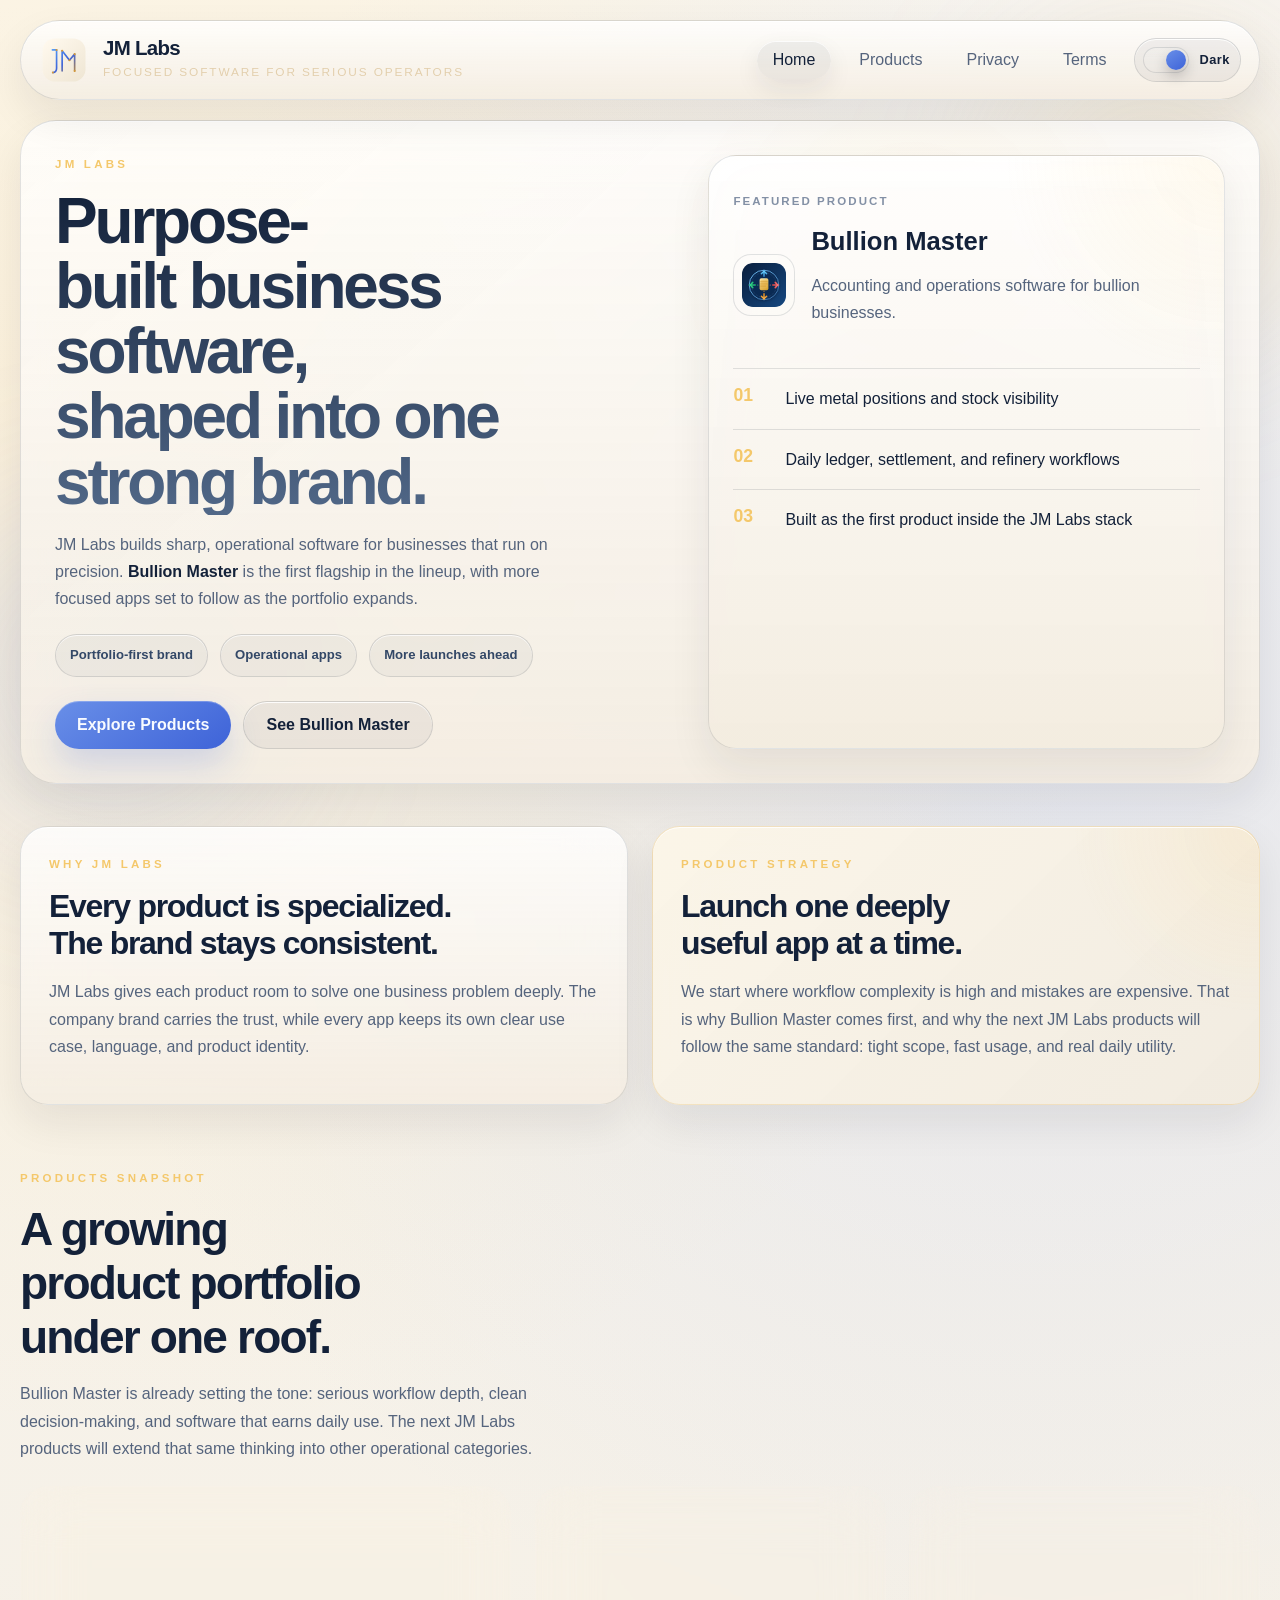
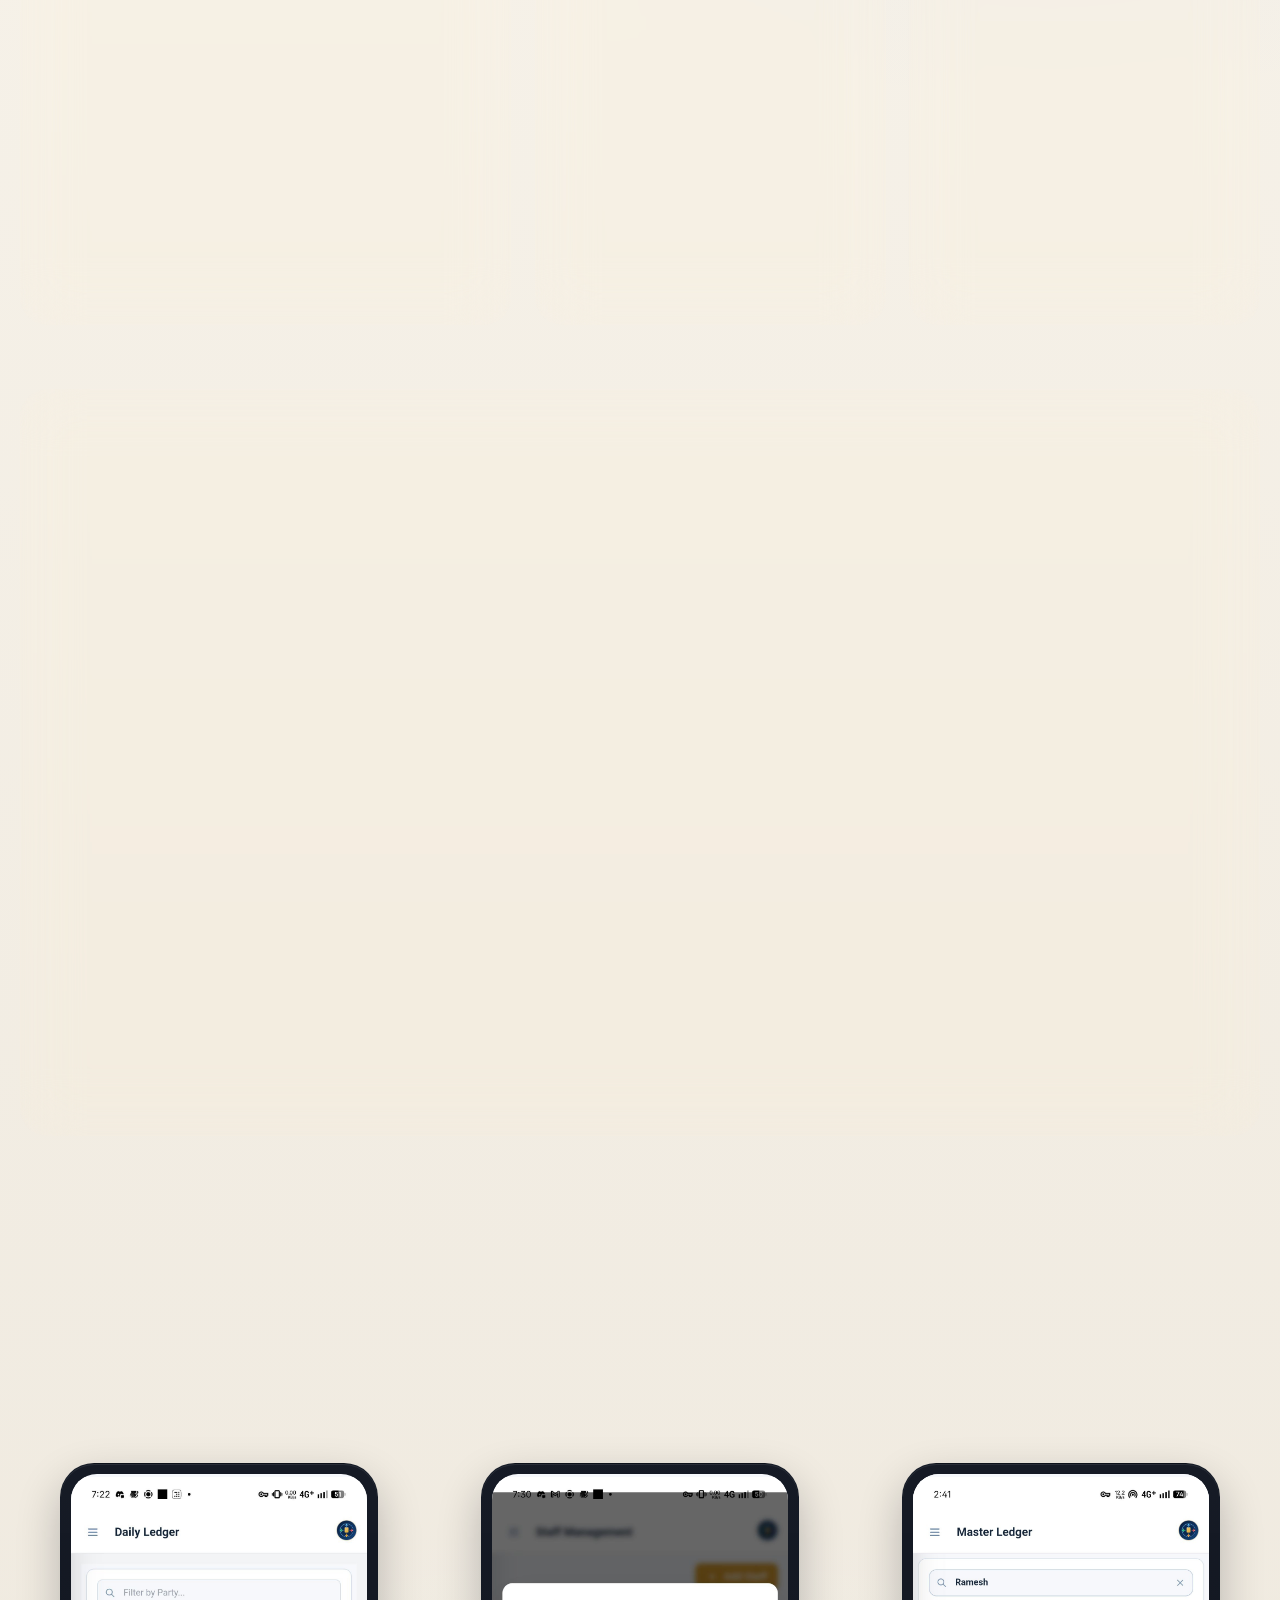
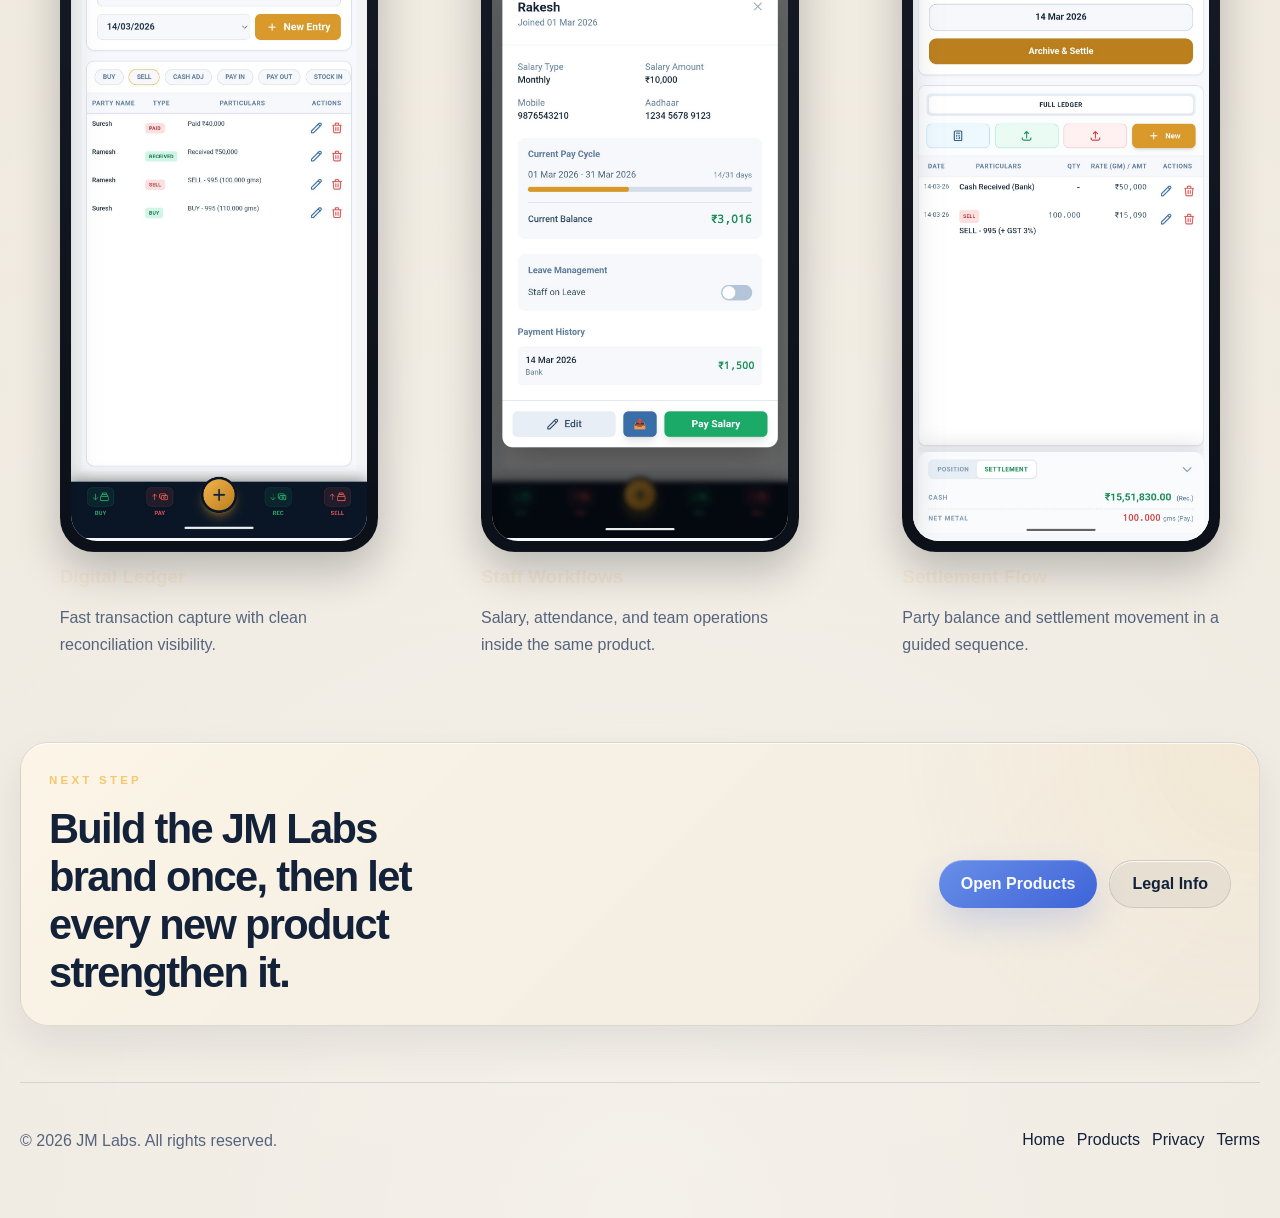
<file: index.html>
<!DOCTYPE html>
<html lang="en">
  <head>
    <meta charset="UTF-8" />
    <meta name="viewport" content="width=device-width, initial-scale=1.0" />
    <title>JM Labs | Product Studio for Purpose-Built Business Apps</title>
    <meta
      name="description"
      content="JM Labs builds focused software products for operational businesses. Explore Bullion Master and the next wave of apps now in development."
    />
    <script>
      (() => {
        try {
          const savedTheme = localStorage.getItem("jmlabs-theme");
          const systemTheme = window.matchMedia("(prefers-color-scheme: light)").matches ? "light" : "dark";
          document.documentElement.dataset.theme = savedTheme || systemTheme;
        } catch {
          document.documentElement.dataset.theme = "dark";
        }
      })();
    </script>
    <link rel="icon" type="image/svg+xml" href="./assets/jm-labs-icon-final-DKYKXezw.svg" />
    <script type="module" crossorigin src="./assets/script-ZB11gJX_.js"></script>
    <link rel="stylesheet" crossorigin href="./assets/script-B5YEWej2.css">
  </head>
  <body data-page="home">
    <div class="site-chrome">
      <header class="site-header">
        <a class="brand-mark" href="./index.html" aria-label="JM Labs home">
          <img class="brand-icon" src="data:image/svg+xml,%3csvg%20width='1024'%20height='1024'%20viewBox='0%200%201024%201024'%20xmlns='http://www.w3.org/2000/svg'%20fill='none'%3e%3cdefs%3e%3clinearGradient%20id='bgFinalLocal'%20x1='94'%20y1='88'%20x2='930'%20y2='928'%20gradientUnits='userSpaceOnUse'%3e%3cstop%20stop-color='%231A2234'/%3e%3cstop%20offset='1'%20stop-color='%230C1018'/%3e%3c/linearGradient%3e%3clinearGradient%20id='meshFinalLocal'%20x1='236'%20y1='230'%20x2='776'%20y2='794'%20gradientUnits='userSpaceOnUse'%3e%3cstop%20stop-color='%2391D3FF'/%3e%3cstop%20offset='0.56'%20stop-color='%235A7DE0'/%3e%3cstop%20offset='1'%20stop-color='%23F0BC62'/%3e%3c/linearGradient%3e%3c/defs%3e%3crect%20x='72'%20y='72'%20width='880'%20height='880'%20rx='252'%20fill='url(%23bgFinalLocal)'/%3e%3ccircle%20cx='512'%20cy='512'%20r='308'%20stroke='%23FFFFFF'%20stroke-opacity='0.06'%20stroke-width='2'/%3e%3cg%20stroke='url(%23meshFinalLocal)'%20stroke-width='34'%20stroke-linecap='round'%20stroke-linejoin='round'%3e%3cpath%20d='M274%20306H360V682C360%20734%20334%20770%20284%20770'/%3e%3cpath%20d='M474%20736V324L624%20516L730%20392V736'/%3e%3c/g%3e%3cg%20fill='%23F3C66D'%3e%3ccircle%20cx='360'%20cy='306'%20r='21'/%3e%3ccircle%20cx='284'%20cy='770'%20r='21'/%3e%3ccircle%20cx='474'%20cy='324'%20r='21'/%3e%3ccircle%20cx='624'%20cy='516'%20r='21'/%3e%3ccircle%20cx='730'%20cy='392'%20r='21'/%3e%3ccircle%20cx='730'%20cy='736'%20r='21'/%3e%3c/g%3e%3c/svg%3e" alt="JM Labs logo" />
          <span class="brand-lockup">
            <span class="brand-wordmark">JM Labs</span>
            <span class="brand-caption">Focused software for serious operators</span>
          </span>
        </a>

        <div class="header-controls">
          <nav class="site-nav" id="site-nav">
            <a class="is-active" href="./index.html">Home</a>
            <a href="./product-details.html">Products</a>
            <a href="./privacy-policy.html">Privacy</a>
            <a href="./terms-and-conditions.html">Terms</a>
          </nav>

          <button class="theme-toggle" type="button" data-theme-toggle aria-pressed="false">
            <span class="theme-toggle-track" aria-hidden="true">
              <span class="theme-toggle-thumb"></span>
            </span>
            <span class="theme-toggle-label">Light</span>
          </button>

          <button class="menu-toggle" type="button" aria-expanded="false" aria-controls="site-nav">
            Menu
          </button>
        </div>
      </header>

      <main>
        <section class="hero-section reveal">
          <div class="hero-copy">
            <p class="eyebrow">JM Labs</p>
            <h1>Purpose-built business software, shaped into one strong brand.</h1>
            <p class="hero-text">
              JM Labs builds sharp, operational software for businesses that run on precision.
              <strong>Bullion Master</strong> is the first flagship in the lineup, with more
              focused apps set to follow as the portfolio expands.
            </p>

            <div class="hero-badges">
              <span>Portfolio-first brand</span>
              <span>Operational apps</span>
              <span>More launches ahead</span>
            </div>

            <div class="hero-actions">
              <a class="button button-primary" href="./product-details.html">Explore Products</a>
              <a class="button button-secondary" href="./bullion-master.html">See Bullion Master</a>
            </div>
          </div>

          <div class="hero-panel">
            <div class="hero-panel-card">
              <p class="panel-label">Featured Product</p>
              <div class="featured-product-head">
                <img class="product-logo" src="data:image/svg+xml,%3csvg%20width='880'%20height='880'%20viewBox='72%2072%20880%20880'%20xmlns='http://www.w3.org/2000/svg'%20fill='none'%3e%3cdefs%3e%3clinearGradient%20id='bg'%20x1='112'%20y1='120'%20x2='918'%20y2='918'%20gradientUnits='userSpaceOnUse'%3e%3cstop%20stop-color='%230A2040'/%3e%3cstop%20offset='1'%20stop-color='%2315467D'/%3e%3c/linearGradient%3e%3clinearGradient%20id='ring'%20x1='230'%20y1='220'%20x2='800'%20y2='820'%20gradientUnits='userSpaceOnUse'%3e%3cstop%20stop-color='%2378C9FF'/%3e%3cstop%20offset='1'%20stop-color='%233A6EA8'/%3e%3c/linearGradient%3e%3clinearGradient%20id='gold'%20x1='422'%20y1='365'%20x2='610'%20y2='615'%20gradientUnits='userSpaceOnUse'%3e%3cstop%20stop-color='%23FFE9AA'/%3e%3cstop%20offset='1'%20stop-color='%23D29A22'/%3e%3c/linearGradient%3e%3clinearGradient%20id='buy'%20x1='236'%20y1='512'%20x2='350'%20y2='512'%20gradientUnits='userSpaceOnUse'%3e%3cstop%20stop-color='%2330D98B'/%3e%3cstop%20offset='1'%20stop-color='%231BAA67'/%3e%3c/linearGradient%3e%3clinearGradient%20id='sell'%20x1='788'%20y1='512'%20x2='674'%20y2='512'%20gradientUnits='userSpaceOnUse'%3e%3cstop%20stop-color='%23FF7979'/%3e%3cstop%20offset='1'%20stop-color='%23D63B3B'/%3e%3c/linearGradient%3e%3clinearGradient%20id='pay'%20x1='512'%20y1='788'%20x2='512'%20y2='674'%20gradientUnits='userSpaceOnUse'%3e%3cstop%20stop-color='%23F7AF47'/%3e%3cstop%20offset='1'%20stop-color='%23D9851A'/%3e%3c/linearGradient%3e%3clinearGradient%20id='rec'%20x1='512'%20y1='236'%20x2='512'%20y2='350'%20gradientUnits='userSpaceOnUse'%3e%3cstop%20stop-color='%2368D0FF'/%3e%3cstop%20offset='1'%20stop-color='%232E8BCE'/%3e%3c/linearGradient%3e%3cfilter%20id='shadow'%20x='90'%20y='90'%20width='844'%20height='844'%20filterUnits='userSpaceOnUse'%20color-interpolation-filters='sRGB'%3e%3cfeDropShadow%20dx='0'%20dy='18'%20stdDeviation='20'%20flood-color='%2306172F'%20flood-opacity='0.45'/%3e%3c/filter%3e%3c/defs%3e%3crect%20x='72'%20y='72'%20width='880'%20height='880'%20rx='220'%20fill='url(%23bg)'/%3e%3cg%20filter='url(%23shadow)'%3e%3ccircle%20cx='512'%20cy='512'%20r='296'%20fill='%230A2A53'%20stroke='url(%23ring)'%20stroke-width='18'/%3e%3ccircle%20cx='512'%20cy='512'%20r='250'%20stroke='%235E86B5'%20stroke-width='8'%20stroke-dasharray='16%2018'%20opacity='0.75'/%3e%3cpath%20d='M338%20512H236'%20stroke='url(%23buy)'%20stroke-width='30'%20stroke-linecap='round'/%3e%3cpath%20d='M236%20512L288%20460'%20stroke='url(%23buy)'%20stroke-width='30'%20stroke-linecap='round'/%3e%3cpath%20d='M236%20512L288%20564'%20stroke='url(%23buy)'%20stroke-width='30'%20stroke-linecap='round'/%3e%3cpath%20d='M686%20512H788'%20stroke='url(%23sell)'%20stroke-width='30'%20stroke-linecap='round'/%3e%3cpath%20d='M788%20512L736%20460'%20stroke='url(%23sell)'%20stroke-width='30'%20stroke-linecap='round'/%3e%3cpath%20d='M788%20512L736%20564'%20stroke='url(%23sell)'%20stroke-width='30'%20stroke-linecap='round'/%3e%3cpath%20d='M512%20338V236'%20stroke='url(%23rec)'%20stroke-width='30'%20stroke-linecap='round'/%3e%3cpath%20d='M512%20236L460%20288'%20stroke='url(%23rec)'%20stroke-width='30'%20stroke-linecap='round'/%3e%3cpath%20d='M512%20236L564%20288'%20stroke='url(%23rec)'%20stroke-width='30'%20stroke-linecap='round'/%3e%3cpath%20d='M512%20686V788'%20stroke='url(%23pay)'%20stroke-width='30'%20stroke-linecap='round'/%3e%3cpath%20d='M512%20788L460%20736'%20stroke='url(%23pay)'%20stroke-width='30'%20stroke-linecap='round'/%3e%3cpath%20d='M512%20788L564%20736'%20stroke='url(%23pay)'%20stroke-width='30'%20stroke-linecap='round'/%3e%3crect%20x='424'%20y='378'%20width='176'%20height='238'%20rx='34'%20fill='url(%23gold)'/%3e%3crect%20x='450'%20y='410'%20width='124'%20height='172'%20rx='24'%20fill='%23E8B64F'%20opacity='0.4'/%3e%3cpath%20d='M444%20446H580'%20stroke='%23C78616'%20stroke-width='8'%20stroke-linecap='round'/%3e%3cpath%20d='M444%20490H580'%20stroke='%23C78616'%20stroke-width='8'%20stroke-linecap='round'/%3e%3cpath%20d='M444%20534H544'%20stroke='%23C78616'%20stroke-width='8'%20stroke-linecap='round'/%3e%3ccircle%20cx='388'%20cy='512'%20r='10'%20fill='%232ED787'/%3e%3ccircle%20cx='636'%20cy='512'%20r='10'%20fill='%23FF7272'/%3e%3ccircle%20cx='512'%20cy='388'%20r='10'%20fill='%2363CAFF'/%3e%3ccircle%20cx='512'%20cy='636'%20r='10'%20fill='%23F4A43B'/%3e%3c/g%3e%3c/svg%3e" alt="Bullion Master logo" />
                <div>
                  <h2>Bullion Master</h2>
                  <p>Accounting and operations software for bullion businesses.</p>
                </div>
              </div>

              <div class="signal-list">
                <div>
                  <strong>01</strong>
                  <span>Live metal positions and stock visibility</span>
                </div>
                <div>
                  <strong>02</strong>
                  <span>Daily ledger, settlement, and refinery workflows</span>
                </div>
                <div>
                  <strong>03</strong>
                  <span>Built as the first product inside the JM Labs stack</span>
                </div>
              </div>
            </div>
          </div>
        </section>

        <section class="section-grid intro-grid">
          <article class="info-card reveal">
            <p class="eyebrow">Why JM Labs</p>
            <h2>Every product is specialized. The brand stays consistent.</h2>
            <p>
              JM Labs gives each product room to solve one business problem deeply. The company
              brand carries the trust, while every app keeps its own clear use case, language,
              and product identity.
            </p>
          </article>

          <article class="info-card accent-card reveal">
            <p class="eyebrow">Product Strategy</p>
            <h2>Launch one deeply useful app at a time.</h2>
            <p>
              We start where workflow complexity is high and mistakes are expensive. That is why
              Bullion Master comes first, and why the next JM Labs products will follow the same
              standard: tight scope, fast usage, and real daily utility.
            </p>
          </article>
        </section>

        <section class="portfolio-section">
          <div class="section-heading reveal">
            <p class="eyebrow">Products Snapshot</p>
            <h2>A growing product portfolio under one roof.</h2>
            <p class="section-copy">
              Bullion Master is already setting the tone: serious workflow depth, clean
              decision-making, and software that earns daily use. The next JM Labs products
              will extend that same thinking into other operational categories.
            </p>
          </div>

          <div class="portfolio-grid">
            <article class="portfolio-card portfolio-card-featured reveal">
              <div class="portfolio-topline">
                <span class="status-chip status-live">Live Product</span>
                <span class="product-index">01</span>
              </div>
              <div class="portfolio-brand">
                <img class="product-logo" src="data:image/svg+xml,%3csvg%20width='880'%20height='880'%20viewBox='72%2072%20880%20880'%20xmlns='http://www.w3.org/2000/svg'%20fill='none'%3e%3cdefs%3e%3clinearGradient%20id='bg'%20x1='112'%20y1='120'%20x2='918'%20y2='918'%20gradientUnits='userSpaceOnUse'%3e%3cstop%20stop-color='%230A2040'/%3e%3cstop%20offset='1'%20stop-color='%2315467D'/%3e%3c/linearGradient%3e%3clinearGradient%20id='ring'%20x1='230'%20y1='220'%20x2='800'%20y2='820'%20gradientUnits='userSpaceOnUse'%3e%3cstop%20stop-color='%2378C9FF'/%3e%3cstop%20offset='1'%20stop-color='%233A6EA8'/%3e%3c/linearGradient%3e%3clinearGradient%20id='gold'%20x1='422'%20y1='365'%20x2='610'%20y2='615'%20gradientUnits='userSpaceOnUse'%3e%3cstop%20stop-color='%23FFE9AA'/%3e%3cstop%20offset='1'%20stop-color='%23D29A22'/%3e%3c/linearGradient%3e%3clinearGradient%20id='buy'%20x1='236'%20y1='512'%20x2='350'%20y2='512'%20gradientUnits='userSpaceOnUse'%3e%3cstop%20stop-color='%2330D98B'/%3e%3cstop%20offset='1'%20stop-color='%231BAA67'/%3e%3c/linearGradient%3e%3clinearGradient%20id='sell'%20x1='788'%20y1='512'%20x2='674'%20y2='512'%20gradientUnits='userSpaceOnUse'%3e%3cstop%20stop-color='%23FF7979'/%3e%3cstop%20offset='1'%20stop-color='%23D63B3B'/%3e%3c/linearGradient%3e%3clinearGradient%20id='pay'%20x1='512'%20y1='788'%20x2='512'%20y2='674'%20gradientUnits='userSpaceOnUse'%3e%3cstop%20stop-color='%23F7AF47'/%3e%3cstop%20offset='1'%20stop-color='%23D9851A'/%3e%3c/linearGradient%3e%3clinearGradient%20id='rec'%20x1='512'%20y1='236'%20x2='512'%20y2='350'%20gradientUnits='userSpaceOnUse'%3e%3cstop%20stop-color='%2368D0FF'/%3e%3cstop%20offset='1'%20stop-color='%232E8BCE'/%3e%3c/linearGradient%3e%3cfilter%20id='shadow'%20x='90'%20y='90'%20width='844'%20height='844'%20filterUnits='userSpaceOnUse'%20color-interpolation-filters='sRGB'%3e%3cfeDropShadow%20dx='0'%20dy='18'%20stdDeviation='20'%20flood-color='%2306172F'%20flood-opacity='0.45'/%3e%3c/filter%3e%3c/defs%3e%3crect%20x='72'%20y='72'%20width='880'%20height='880'%20rx='220'%20fill='url(%23bg)'/%3e%3cg%20filter='url(%23shadow)'%3e%3ccircle%20cx='512'%20cy='512'%20r='296'%20fill='%230A2A53'%20stroke='url(%23ring)'%20stroke-width='18'/%3e%3ccircle%20cx='512'%20cy='512'%20r='250'%20stroke='%235E86B5'%20stroke-width='8'%20stroke-dasharray='16%2018'%20opacity='0.75'/%3e%3cpath%20d='M338%20512H236'%20stroke='url(%23buy)'%20stroke-width='30'%20stroke-linecap='round'/%3e%3cpath%20d='M236%20512L288%20460'%20stroke='url(%23buy)'%20stroke-width='30'%20stroke-linecap='round'/%3e%3cpath%20d='M236%20512L288%20564'%20stroke='url(%23buy)'%20stroke-width='30'%20stroke-linecap='round'/%3e%3cpath%20d='M686%20512H788'%20stroke='url(%23sell)'%20stroke-width='30'%20stroke-linecap='round'/%3e%3cpath%20d='M788%20512L736%20460'%20stroke='url(%23sell)'%20stroke-width='30'%20stroke-linecap='round'/%3e%3cpath%20d='M788%20512L736%20564'%20stroke='url(%23sell)'%20stroke-width='30'%20stroke-linecap='round'/%3e%3cpath%20d='M512%20338V236'%20stroke='url(%23rec)'%20stroke-width='30'%20stroke-linecap='round'/%3e%3cpath%20d='M512%20236L460%20288'%20stroke='url(%23rec)'%20stroke-width='30'%20stroke-linecap='round'/%3e%3cpath%20d='M512%20236L564%20288'%20stroke='url(%23rec)'%20stroke-width='30'%20stroke-linecap='round'/%3e%3cpath%20d='M512%20686V788'%20stroke='url(%23pay)'%20stroke-width='30'%20stroke-linecap='round'/%3e%3cpath%20d='M512%20788L460%20736'%20stroke='url(%23pay)'%20stroke-width='30'%20stroke-linecap='round'/%3e%3cpath%20d='M512%20788L564%20736'%20stroke='url(%23pay)'%20stroke-width='30'%20stroke-linecap='round'/%3e%3crect%20x='424'%20y='378'%20width='176'%20height='238'%20rx='34'%20fill='url(%23gold)'/%3e%3crect%20x='450'%20y='410'%20width='124'%20height='172'%20rx='24'%20fill='%23E8B64F'%20opacity='0.4'/%3e%3cpath%20d='M444%20446H580'%20stroke='%23C78616'%20stroke-width='8'%20stroke-linecap='round'/%3e%3cpath%20d='M444%20490H580'%20stroke='%23C78616'%20stroke-width='8'%20stroke-linecap='round'/%3e%3cpath%20d='M444%20534H544'%20stroke='%23C78616'%20stroke-width='8'%20stroke-linecap='round'/%3e%3ccircle%20cx='388'%20cy='512'%20r='10'%20fill='%232ED787'/%3e%3ccircle%20cx='636'%20cy='512'%20r='10'%20fill='%23FF7272'/%3e%3ccircle%20cx='512'%20cy='388'%20r='10'%20fill='%2363CAFF'/%3e%3ccircle%20cx='512'%20cy='636'%20r='10'%20fill='%23F4A43B'/%3e%3c/g%3e%3c/svg%3e" alt="Bullion Master logo" />
                <div>
                  <h3>Bullion Master</h3>
                  <p>Precision accounting and operations for bullion dealers.</p>
                </div>
              </div>
              <ul class="detail-list">
                <li>Tracks metal, cash, ledgers, staff, reports, and settlements in one flow.</li>
                <li>Designed for fast bazaar-style working where accuracy cannot slip.</li>
                <li>Already positioned as the flagship operational product for JM Labs.</li>
              </ul>
              <a class="inline-link" href="./bullion-master.html">View product page</a>
            </article>

            <article class="portfolio-card reveal">
              <div class="portfolio-topline">
                <span class="status-chip status-roadmap">In Planning</span>
                <span class="product-index">02</span>
              </div>
              <h3>Product 02</h3>
              <p>
                The next JM Labs release is being shaped around the same principle as Bullion
                Master: one category, one operational problem set, one clean software answer.
              </p>
            </article>

            <article class="portfolio-card reveal">
              <div class="portfolio-topline">
                <span class="status-chip status-roadmap">Coming After</span>
                <span class="product-index">03</span>
              </div>
              <h3>Product 03</h3>
              <p>
                As the portfolio grows, each launch will sit under the same JM Labs standard:
                focused workflows, fast handling, and a clear operational edge for the end user.
              </p>
            </article>
          </div>
        </section>

        <section class="featured-section reveal" id="featured-product">
          <div class="featured-copy">
            <p class="eyebrow">Featured on Home</p>
            <h2>Bullion Master is the first proof of the JM Labs product standard.</h2>
            <p>
              Bullion Master is built for bullion businesses that need live position awareness,
              fast entry speed, and reliable operational control. It stays prominent on the
              homepage, but now as part of a larger brand story.
            </p>
            <div class="hero-badges-compact">
              <span>Live stock monitoring</span>
              <span>Digital daily ledger</span>
              <span>Refinery workflow support</span>
            </div>
            <div class="hero-actions">
              <a class="button button-primary" href="./bullion-master.html">Read Product Details</a>
            </div>
          </div>

          <div class="screen-mockup reveal">
            <div class="screen-mockup-inner">
              <img src="./assets/photo_2026-03-14_19-44-32-DN5139Eu.jpg" alt="Bullion Master live metal position screen" />
            </div>
          </div>
        </section>

        <section class="screens-section">
          <div class="section-heading reveal">
            <p class="eyebrow">Bullion Master Preview</p>
            <h2>Inside the flagship product.</h2>
            <p class="section-copy">
              Bullion Master proves the JM Labs approach in practice: fast interface flow,
              high-clarity information design, and business logic that matches how operators
              actually work.
            </p>
          </div>

          <div class="screens-grid">
            <article class="screen-mockup-wrapper reveal">
              <div class="screen-mockup">
                <div class="screen-mockup-inner">
                  <img src="./assets/photo_2026-03-14_19-44-14-CC3RrkgY.jpg" alt="Bullion Master digital ledger" />
                </div>
              </div>
              <div class="screen-description">
                <h3>Digital Ledger</h3>
                <p>Fast transaction capture with clean reconciliation visibility.</p>
              </div>
            </article>

            <article class="screen-mockup-wrapper reveal">
              <div class="screen-mockup">
                <div class="screen-mockup-inner">
                  <img src="./assets/photo_2026-03-14_19-44-38-XK0mXHyj.jpg" alt="Bullion Master staff management" />
                </div>
              </div>
              <div class="screen-description">
                <h3>Staff Workflows</h3>
                <p>Salary, attendance, and team operations inside the same product.</p>
              </div>
            </article>

            <article class="screen-mockup-wrapper reveal">
              <div class="screen-mockup screen-slider" data-autoplay="true">
                <div class="screen-mockup-inner">
                  <img src="./assets/1-EnSyf6CF.jpg" alt="Bullion Master settlement step 1" class="slide active" />
                  <img src="./assets/2-D6_xnZfg.jpg" alt="Bullion Master settlement step 2" class="slide" />
                  <img src="./assets/3-BNCkScl2.jpg" alt="Bullion Master settlement step 3" class="slide" />
                </div>
              </div>
              <div class="screen-description">
                <h3>Settlement Flow</h3>
                <p>Party balance and settlement movement in a guided sequence.</p>
              </div>
            </article>
          </div>
        </section>

        <section class="cta-section reveal">
          <div>
            <p class="eyebrow">Next Step</p>
            <h2>Build the JM Labs brand once, then let every new product strengthen it.</h2>
          </div>
          <div class="cta-actions">
            <a class="button button-primary" href="./product-details.html">Open Products</a>
            <a class="button button-secondary" href="./terms-and-conditions.html">Legal Info</a>
          </div>
        </section>
      </main>

      <footer class="site-footer">
        <p>&copy; <span data-current-year></span> JM Labs. All rights reserved.</p>
        <div class="footer-links">
          <a href="./index.html">Home</a>
          <a href="./product-details.html">Products</a>
          <a href="./privacy-policy.html">Privacy</a>
          <a href="./terms-and-conditions.html">Terms</a>
        </div>
      </footer>

      <div id="screen-lightbox" class="lightbox" aria-hidden="true">
        <div class="lightbox-backdrop"></div>
        <button class="lightbox-close" type="button" aria-label="Close">&times;</button>
        <div class="lightbox-content"></div>
      </div>
    </div>
  </body>
</html>
</file>
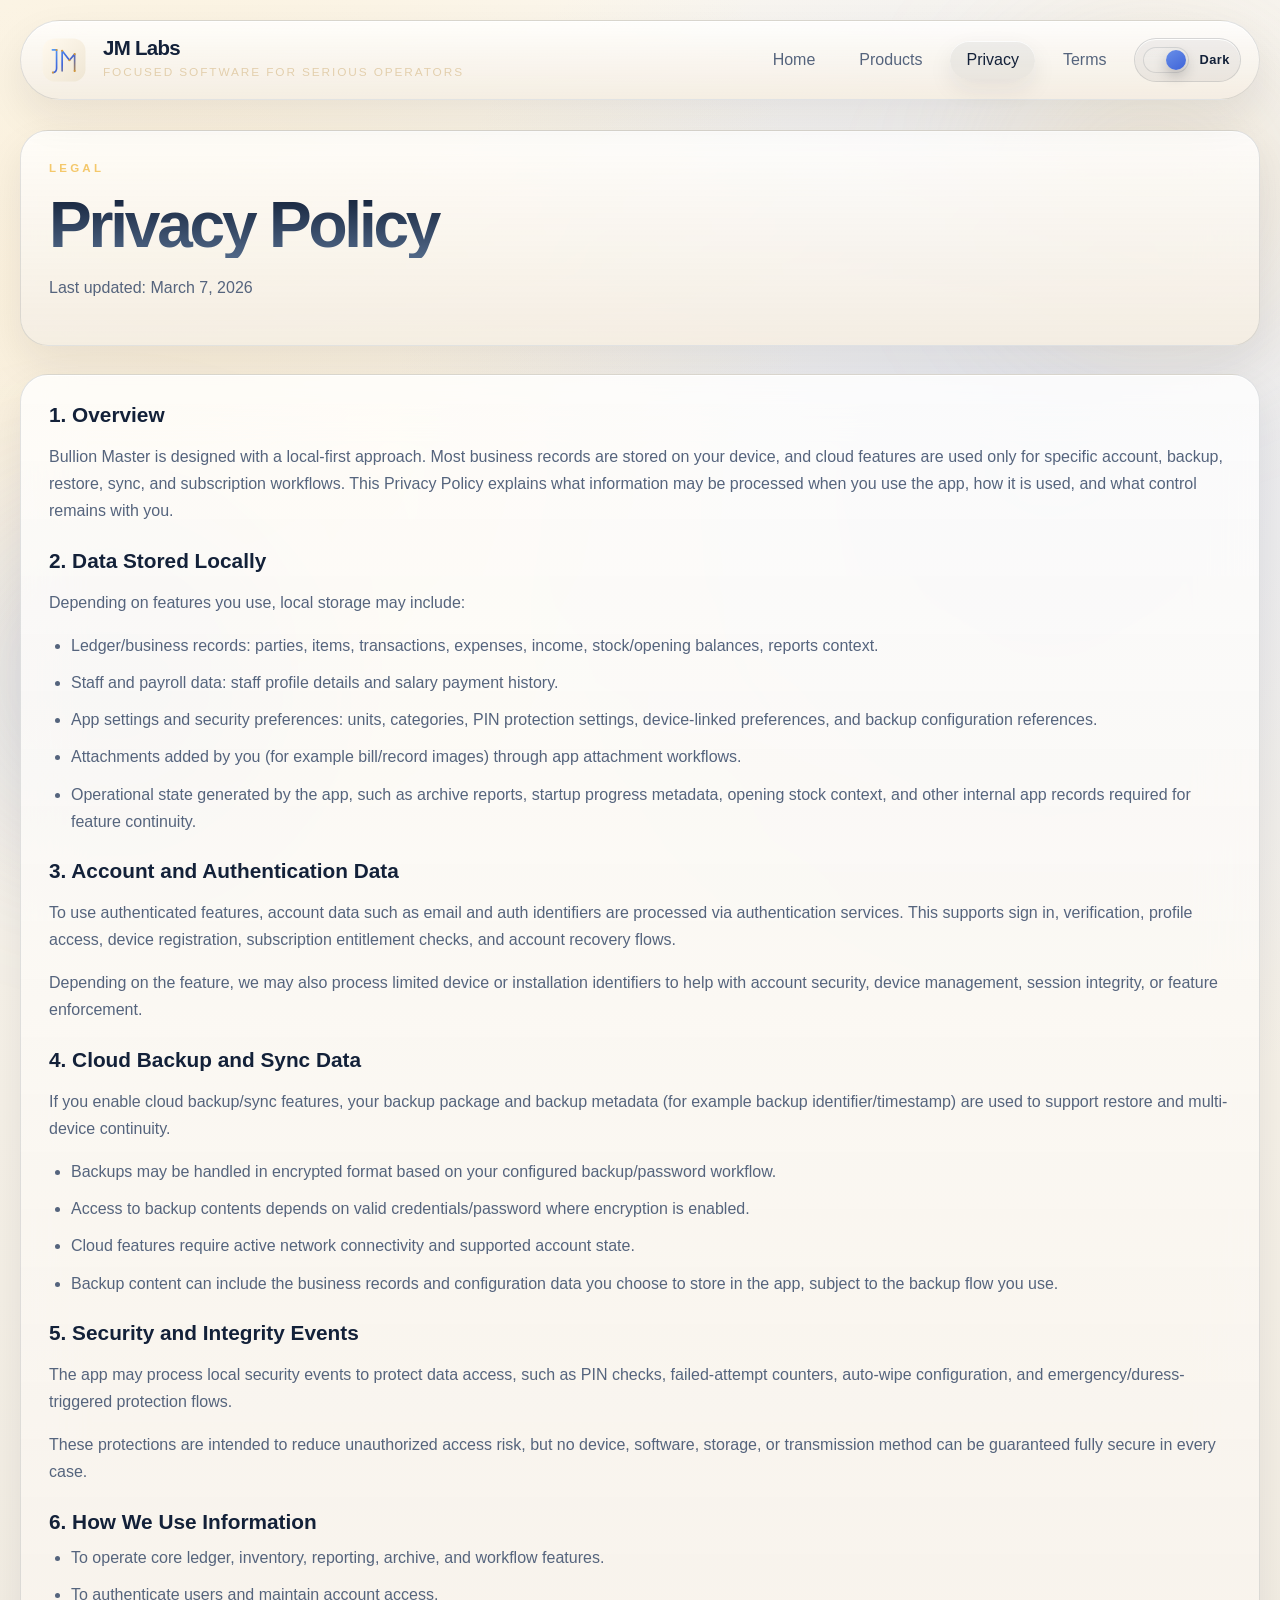
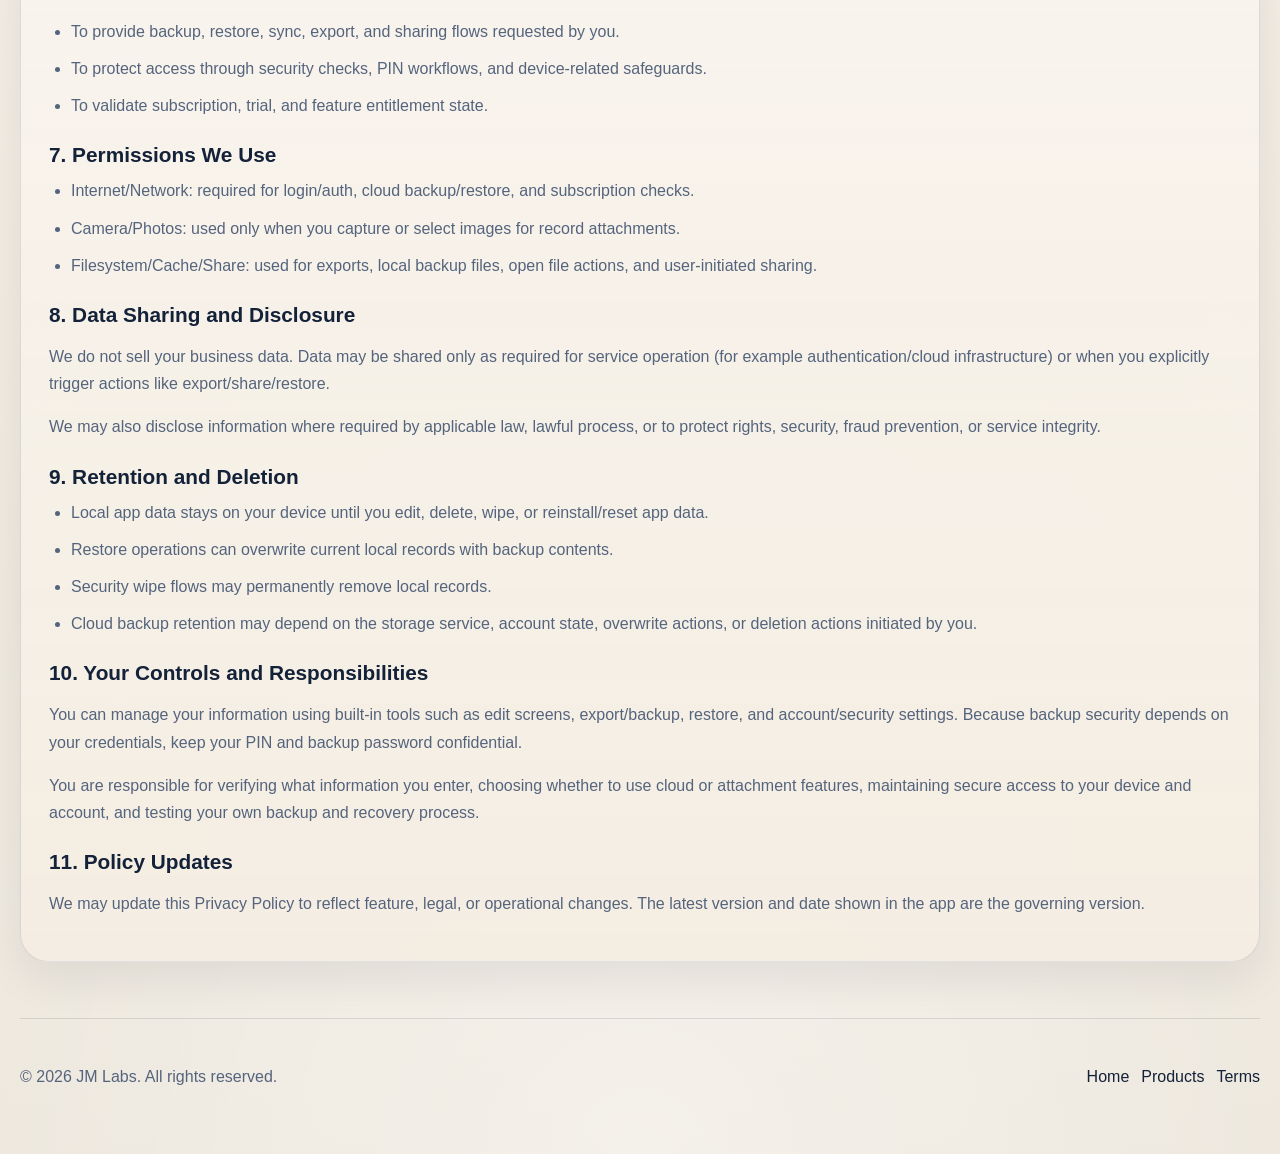
<file: privacy-policy.html>
<!DOCTYPE html>
<html lang="en">
  <head>
    <meta charset="UTF-8" />
    <meta name="viewport" content="width=device-width, initial-scale=1.0" />
    <title>JM Labs | Privacy Policy</title>
    <meta
      name="description"
      content="Read the JM Labs privacy policy for website visitors and product users, including Bullion Master."
    />
    <script>
      (() => {
        try {
          const savedTheme = localStorage.getItem("jmlabs-theme");
          const systemTheme = window.matchMedia("(prefers-color-scheme: light)").matches ? "light" : "dark";
          document.documentElement.dataset.theme = savedTheme || systemTheme;
        } catch {
          document.documentElement.dataset.theme = "dark";
        }
      })();
    </script>
    <link rel="icon" type="image/svg+xml" href="./assets/jm-labs-icon-final-DKYKXezw.svg" />
    <script type="module" crossorigin src="./assets/script-ZB11gJX_.js"></script>
    <link rel="stylesheet" crossorigin href="./assets/script-B5YEWej2.css">
  </head>
  <body data-page="privacy">
    <div class="site-chrome">
      <header class="site-header">
        <a class="brand-mark" href="./index.html" aria-label="JM Labs home">
          <img class="brand-icon" src="data:image/svg+xml,%3csvg%20width='1024'%20height='1024'%20viewBox='0%200%201024%201024'%20xmlns='http://www.w3.org/2000/svg'%20fill='none'%3e%3cdefs%3e%3clinearGradient%20id='bgFinalLocal'%20x1='94'%20y1='88'%20x2='930'%20y2='928'%20gradientUnits='userSpaceOnUse'%3e%3cstop%20stop-color='%231A2234'/%3e%3cstop%20offset='1'%20stop-color='%230C1018'/%3e%3c/linearGradient%3e%3clinearGradient%20id='meshFinalLocal'%20x1='236'%20y1='230'%20x2='776'%20y2='794'%20gradientUnits='userSpaceOnUse'%3e%3cstop%20stop-color='%2391D3FF'/%3e%3cstop%20offset='0.56'%20stop-color='%235A7DE0'/%3e%3cstop%20offset='1'%20stop-color='%23F0BC62'/%3e%3c/linearGradient%3e%3c/defs%3e%3crect%20x='72'%20y='72'%20width='880'%20height='880'%20rx='252'%20fill='url(%23bgFinalLocal)'/%3e%3ccircle%20cx='512'%20cy='512'%20r='308'%20stroke='%23FFFFFF'%20stroke-opacity='0.06'%20stroke-width='2'/%3e%3cg%20stroke='url(%23meshFinalLocal)'%20stroke-width='34'%20stroke-linecap='round'%20stroke-linejoin='round'%3e%3cpath%20d='M274%20306H360V682C360%20734%20334%20770%20284%20770'/%3e%3cpath%20d='M474%20736V324L624%20516L730%20392V736'/%3e%3c/g%3e%3cg%20fill='%23F3C66D'%3e%3ccircle%20cx='360'%20cy='306'%20r='21'/%3e%3ccircle%20cx='284'%20cy='770'%20r='21'/%3e%3ccircle%20cx='474'%20cy='324'%20r='21'/%3e%3ccircle%20cx='624'%20cy='516'%20r='21'/%3e%3ccircle%20cx='730'%20cy='392'%20r='21'/%3e%3ccircle%20cx='730'%20cy='736'%20r='21'/%3e%3c/g%3e%3c/svg%3e" alt="JM Labs logo" />
          <span class="brand-lockup">
            <span class="brand-wordmark">JM Labs</span>
            <span class="brand-caption">Focused software for serious operators</span>
          </span>
        </a>

        <div class="header-controls">
          <nav class="site-nav" id="site-nav">
            <a href="./index.html">Home</a>
            <a href="./product-details.html">Products</a>
            <a class="is-active" href="./privacy-policy.html">Privacy</a>
            <a href="./terms-and-conditions.html">Terms</a>
          </nav>

          <button class="theme-toggle" type="button" data-theme-toggle aria-pressed="false">
            <span class="theme-toggle-track" aria-hidden="true">
              <span class="theme-toggle-thumb"></span>
            </span>
            <span class="theme-toggle-label">Light</span>
          </button>

          <button class="menu-toggle" type="button" aria-expanded="false" aria-controls="site-nav">
            Menu
          </button>
        </div>
      </header>

      <main class="content-page legal-page">
        <section class="page-hero reveal">
          <p class="eyebrow">Legal</p>
          <h1>Privacy Policy</h1>
          <p class="page-intro">Last updated: March 7, 2026</p>
        </section>

        <section class="legal-card reveal">
          <h2>1. Overview</h2>
          <p>
            Bullion Master is designed with a local-first approach. Most business
            records are stored on your device, and cloud features are used only
            for specific account, backup, restore, sync, and subscription
            workflows. This Privacy Policy explains what information may be
            processed when you use the app, how it is used, and what control
            remains with you.
          </p>

          <h2>2. Data Stored Locally</h2>
          <p>Depending on features you use, local storage may include:</p>
          <ul class="detail-list">
            <li>
              Ledger/business records: parties, items, transactions, expenses,
              income, stock/opening balances, reports context.
            </li>
            <li>
              Staff and payroll data: staff profile details and salary payment
              history.
            </li>
            <li>
              App settings and security preferences: units, categories, PIN
              protection settings, device-linked preferences, and backup
              configuration references.
            </li>
            <li>
              Attachments added by you (for example bill/record images) through
              app attachment workflows.
            </li>
            <li>
              Operational state generated by the app, such as archive reports,
              startup progress metadata, opening stock context, and other internal
              app records required for feature continuity.
            </li>
          </ul>

          <h2>3. Account and Authentication Data</h2>
          <p>
            To use authenticated features, account data such as email and auth
            identifiers are processed via authentication services. This supports
            sign in, verification, profile access, device registration,
            subscription entitlement checks, and account recovery flows.
          </p>
          <p>
            Depending on the feature, we may also process limited device or
            installation identifiers to help with account security, device
            management, session integrity, or feature enforcement.
          </p>

          <h2>4. Cloud Backup and Sync Data</h2>
          <p>
            If you enable cloud backup/sync features, your backup package and
            backup metadata (for example backup identifier/timestamp) are used to
            support restore and multi-device continuity.
          </p>
          <ul class="detail-list">
            <li>
              Backups may be handled in encrypted format based on your configured
              backup/password workflow.
            </li>
            <li>
              Access to backup contents depends on valid credentials/password where
              encryption is enabled.
            </li>
            <li>
              Cloud features require active network connectivity and supported
              account state.
            </li>
            <li>
              Backup content can include the business records and configuration
              data you choose to store in the app, subject to the backup flow you
              use.
            </li>
          </ul>

          <h2>5. Security and Integrity Events</h2>
          <p>
            The app may process local security events to protect data access, such
            as PIN checks, failed-attempt counters, auto-wipe configuration, and
            emergency/duress-triggered protection flows.
          </p>
          <p>
            These protections are intended to reduce unauthorized access risk, but
            no device, software, storage, or transmission method can be guaranteed
            fully secure in every case.
          </p>

          <h2>6. How We Use Information</h2>
          <ul class="detail-list">
            <li>To operate core ledger, inventory, reporting, archive, and workflow features.</li>
            <li>To authenticate users and maintain account access.</li>
            <li>To provide backup, restore, sync, export, and sharing flows requested by you.</li>
            <li>To protect access through security checks, PIN workflows, and device-related safeguards.</li>
            <li>To validate subscription, trial, and feature entitlement state.</li>
          </ul>

          <h2>7. Permissions We Use</h2>
          <ul class="detail-list">
            <li>
              Internet/Network: required for login/auth, cloud backup/restore,
              and subscription checks.
            </li>
            <li>
              Camera/Photos: used only when you capture or select images for
              record attachments.
            </li>
            <li>
              Filesystem/Cache/Share: used for exports, local backup files, open
              file actions, and user-initiated sharing.
            </li>
          </ul>

          <h2>8. Data Sharing and Disclosure</h2>
          <p>
            We do not sell your business data. Data may be shared only as required
            for service operation (for example authentication/cloud infrastructure)
            or when you explicitly trigger actions like export/share/restore.
          </p>
          <p>
            We may also disclose information where required by applicable law,
            lawful process, or to protect rights, security, fraud prevention, or
            service integrity.
          </p>

          <h2>9. Retention and Deletion</h2>
          <ul class="detail-list">
            <li>
              Local app data stays on your device until you edit, delete, wipe, or
              reinstall/reset app data.
            </li>
            <li>
              Restore operations can overwrite current local records with backup
              contents.
            </li>
            <li>
              Security wipe flows may permanently remove local records.
            </li>
            <li>
              Cloud backup retention may depend on the storage service, account
              state, overwrite actions, or deletion actions initiated by you.
            </li>
          </ul>

          <h2>10. Your Controls and Responsibilities</h2>
          <p>
            You can manage your information using built-in tools such as edit
            screens, export/backup, restore, and account/security settings.
            Because backup security depends on your credentials, keep your PIN and
            backup password confidential.
          </p>
          <p>
            You are responsible for verifying what information you enter,
            choosing whether to use cloud or attachment features, maintaining
            secure access to your device and account, and testing your own backup
            and recovery process.
          </p>

          <h2>11. Policy Updates</h2>
          <p>
            We may update this Privacy Policy to reflect feature, legal, or
            operational changes. The latest version and date shown in the app are
            the governing version.
          </p>
        </section>
      </main>

      <footer class="site-footer">
        <p>&copy; <span data-current-year></span> JM Labs. All rights reserved.</p>
        <div class="footer-links">
          <a href="./index.html">Home</a>
          <a href="./product-details.html">Products</a>
          <a href="./terms-and-conditions.html">Terms</a>
        </div>
      </footer>
    </div>
  </body>
</html>
</file>
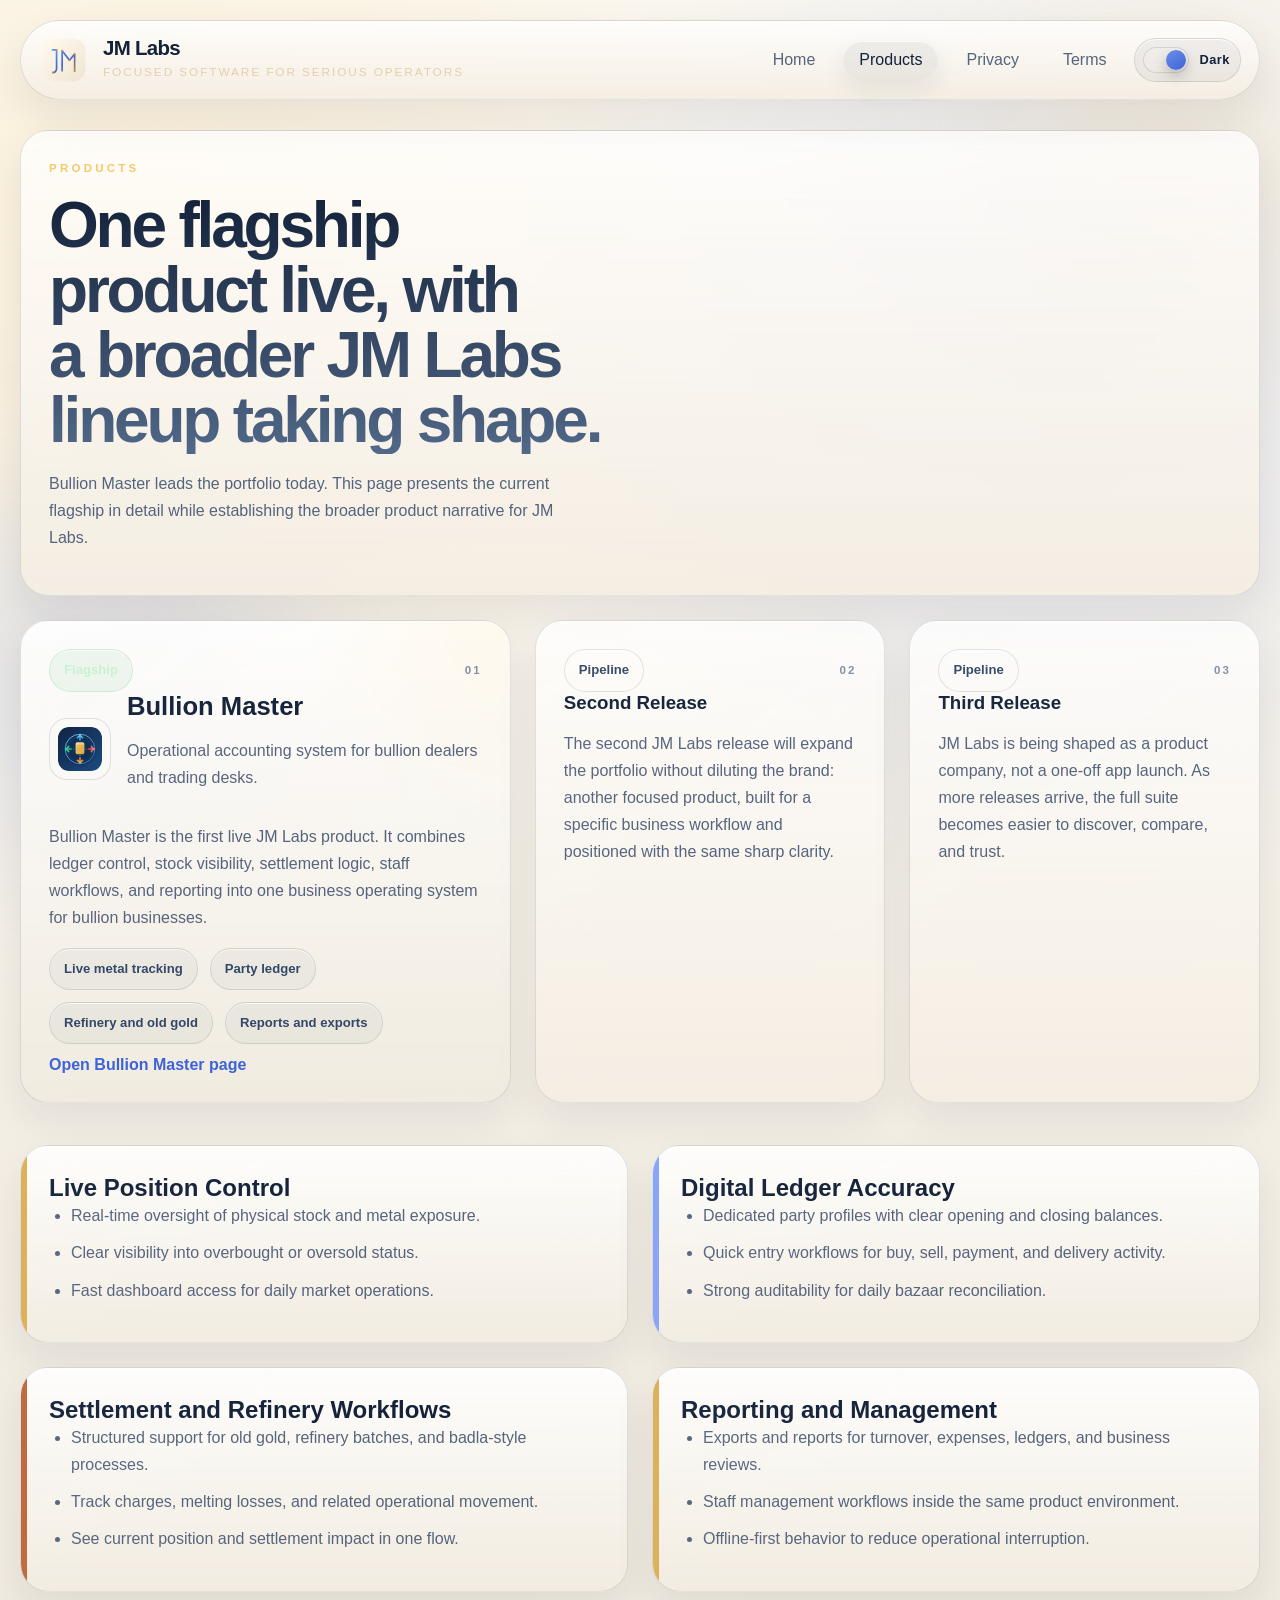
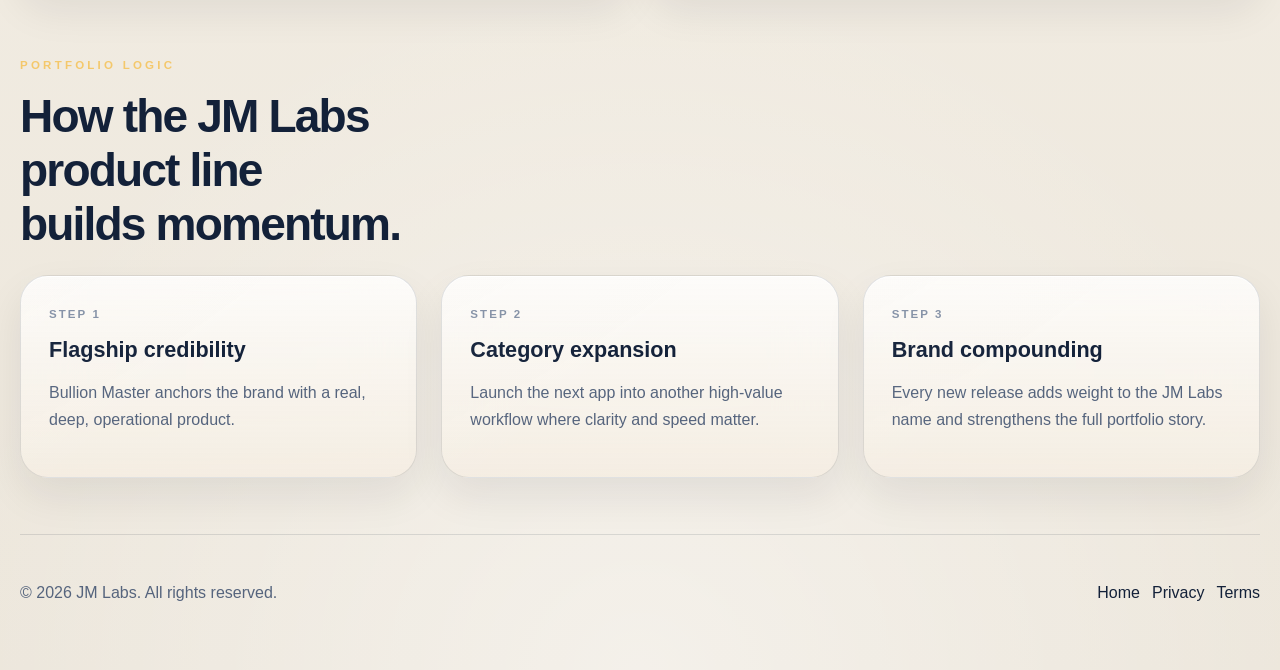
<file: product-details.html>
<!DOCTYPE html>
<html lang="en">
  <head>
    <meta charset="UTF-8" />
    <meta name="viewport" content="width=device-width, initial-scale=1.0" />
    <title>JM Labs | Products</title>
    <meta
      name="description"
      content="Explore the JM Labs product portfolio, including Bullion Master and upcoming apps in the development pipeline."
    />
    <script>
      (() => {
        try {
          const savedTheme = localStorage.getItem("jmlabs-theme");
          const systemTheme = window.matchMedia("(prefers-color-scheme: light)").matches ? "light" : "dark";
          document.documentElement.dataset.theme = savedTheme || systemTheme;
        } catch {
          document.documentElement.dataset.theme = "dark";
        }
      })();
    </script>
    <link rel="icon" type="image/svg+xml" href="./assets/jm-labs-icon-final-DKYKXezw.svg" />
    <script type="module" crossorigin src="./assets/script-ZB11gJX_.js"></script>
    <link rel="stylesheet" crossorigin href="./assets/script-B5YEWej2.css">
  </head>
  <body data-page="products">
    <div class="site-chrome">
      <header class="site-header">
        <a class="brand-mark" href="./index.html" aria-label="JM Labs home">
          <img class="brand-icon" src="data:image/svg+xml,%3csvg%20width='1024'%20height='1024'%20viewBox='0%200%201024%201024'%20xmlns='http://www.w3.org/2000/svg'%20fill='none'%3e%3cdefs%3e%3clinearGradient%20id='bgFinalLocal'%20x1='94'%20y1='88'%20x2='930'%20y2='928'%20gradientUnits='userSpaceOnUse'%3e%3cstop%20stop-color='%231A2234'/%3e%3cstop%20offset='1'%20stop-color='%230C1018'/%3e%3c/linearGradient%3e%3clinearGradient%20id='meshFinalLocal'%20x1='236'%20y1='230'%20x2='776'%20y2='794'%20gradientUnits='userSpaceOnUse'%3e%3cstop%20stop-color='%2391D3FF'/%3e%3cstop%20offset='0.56'%20stop-color='%235A7DE0'/%3e%3cstop%20offset='1'%20stop-color='%23F0BC62'/%3e%3c/linearGradient%3e%3c/defs%3e%3crect%20x='72'%20y='72'%20width='880'%20height='880'%20rx='252'%20fill='url(%23bgFinalLocal)'/%3e%3ccircle%20cx='512'%20cy='512'%20r='308'%20stroke='%23FFFFFF'%20stroke-opacity='0.06'%20stroke-width='2'/%3e%3cg%20stroke='url(%23meshFinalLocal)'%20stroke-width='34'%20stroke-linecap='round'%20stroke-linejoin='round'%3e%3cpath%20d='M274%20306H360V682C360%20734%20334%20770%20284%20770'/%3e%3cpath%20d='M474%20736V324L624%20516L730%20392V736'/%3e%3c/g%3e%3cg%20fill='%23F3C66D'%3e%3ccircle%20cx='360'%20cy='306'%20r='21'/%3e%3ccircle%20cx='284'%20cy='770'%20r='21'/%3e%3ccircle%20cx='474'%20cy='324'%20r='21'/%3e%3ccircle%20cx='624'%20cy='516'%20r='21'/%3e%3ccircle%20cx='730'%20cy='392'%20r='21'/%3e%3ccircle%20cx='730'%20cy='736'%20r='21'/%3e%3c/g%3e%3c/svg%3e" alt="JM Labs logo" />
          <span class="brand-lockup">
            <span class="brand-wordmark">JM Labs</span>
            <span class="brand-caption">Focused software for serious operators</span>
          </span>
        </a>

        <div class="header-controls">
          <nav class="site-nav" id="site-nav">
            <a href="./index.html">Home</a>
            <a class="is-active" href="./product-details.html">Products</a>
            <a href="./privacy-policy.html">Privacy</a>
            <a href="./terms-and-conditions.html">Terms</a>
          </nav>

          <button class="theme-toggle" type="button" data-theme-toggle aria-pressed="false">
            <span class="theme-toggle-track" aria-hidden="true">
              <span class="theme-toggle-thumb"></span>
            </span>
            <span class="theme-toggle-label">Light</span>
          </button>

          <button class="menu-toggle" type="button" aria-expanded="false" aria-controls="site-nav">
            Menu
          </button>
        </div>
      </header>

      <main class="content-page">
        <section class="page-hero reveal">
          <p class="eyebrow">Products</p>
          <h1>One flagship product live, with a broader JM Labs lineup taking shape.</h1>
          <p class="page-intro">
            Bullion Master leads the portfolio today. This page presents the current flagship
            in detail while establishing the broader product narrative for JM Labs.
          </p>
        </section>

        <section class="portfolio-grid product-page-grid">
          <article class="portfolio-card portfolio-card-featured reveal">
            <div class="portfolio-topline">
              <span class="status-chip status-live">Flagship</span>
              <span class="product-index">01</span>
            </div>
            <div class="portfolio-brand">
              <img class="product-logo" src="data:image/svg+xml,%3csvg%20width='880'%20height='880'%20viewBox='72%2072%20880%20880'%20xmlns='http://www.w3.org/2000/svg'%20fill='none'%3e%3cdefs%3e%3clinearGradient%20id='bg'%20x1='112'%20y1='120'%20x2='918'%20y2='918'%20gradientUnits='userSpaceOnUse'%3e%3cstop%20stop-color='%230A2040'/%3e%3cstop%20offset='1'%20stop-color='%2315467D'/%3e%3c/linearGradient%3e%3clinearGradient%20id='ring'%20x1='230'%20y1='220'%20x2='800'%20y2='820'%20gradientUnits='userSpaceOnUse'%3e%3cstop%20stop-color='%2378C9FF'/%3e%3cstop%20offset='1'%20stop-color='%233A6EA8'/%3e%3c/linearGradient%3e%3clinearGradient%20id='gold'%20x1='422'%20y1='365'%20x2='610'%20y2='615'%20gradientUnits='userSpaceOnUse'%3e%3cstop%20stop-color='%23FFE9AA'/%3e%3cstop%20offset='1'%20stop-color='%23D29A22'/%3e%3c/linearGradient%3e%3clinearGradient%20id='buy'%20x1='236'%20y1='512'%20x2='350'%20y2='512'%20gradientUnits='userSpaceOnUse'%3e%3cstop%20stop-color='%2330D98B'/%3e%3cstop%20offset='1'%20stop-color='%231BAA67'/%3e%3c/linearGradient%3e%3clinearGradient%20id='sell'%20x1='788'%20y1='512'%20x2='674'%20y2='512'%20gradientUnits='userSpaceOnUse'%3e%3cstop%20stop-color='%23FF7979'/%3e%3cstop%20offset='1'%20stop-color='%23D63B3B'/%3e%3c/linearGradient%3e%3clinearGradient%20id='pay'%20x1='512'%20y1='788'%20x2='512'%20y2='674'%20gradientUnits='userSpaceOnUse'%3e%3cstop%20stop-color='%23F7AF47'/%3e%3cstop%20offset='1'%20stop-color='%23D9851A'/%3e%3c/linearGradient%3e%3clinearGradient%20id='rec'%20x1='512'%20y1='236'%20x2='512'%20y2='350'%20gradientUnits='userSpaceOnUse'%3e%3cstop%20stop-color='%2368D0FF'/%3e%3cstop%20offset='1'%20stop-color='%232E8BCE'/%3e%3c/linearGradient%3e%3cfilter%20id='shadow'%20x='90'%20y='90'%20width='844'%20height='844'%20filterUnits='userSpaceOnUse'%20color-interpolation-filters='sRGB'%3e%3cfeDropShadow%20dx='0'%20dy='18'%20stdDeviation='20'%20flood-color='%2306172F'%20flood-opacity='0.45'/%3e%3c/filter%3e%3c/defs%3e%3crect%20x='72'%20y='72'%20width='880'%20height='880'%20rx='220'%20fill='url(%23bg)'/%3e%3cg%20filter='url(%23shadow)'%3e%3ccircle%20cx='512'%20cy='512'%20r='296'%20fill='%230A2A53'%20stroke='url(%23ring)'%20stroke-width='18'/%3e%3ccircle%20cx='512'%20cy='512'%20r='250'%20stroke='%235E86B5'%20stroke-width='8'%20stroke-dasharray='16%2018'%20opacity='0.75'/%3e%3cpath%20d='M338%20512H236'%20stroke='url(%23buy)'%20stroke-width='30'%20stroke-linecap='round'/%3e%3cpath%20d='M236%20512L288%20460'%20stroke='url(%23buy)'%20stroke-width='30'%20stroke-linecap='round'/%3e%3cpath%20d='M236%20512L288%20564'%20stroke='url(%23buy)'%20stroke-width='30'%20stroke-linecap='round'/%3e%3cpath%20d='M686%20512H788'%20stroke='url(%23sell)'%20stroke-width='30'%20stroke-linecap='round'/%3e%3cpath%20d='M788%20512L736%20460'%20stroke='url(%23sell)'%20stroke-width='30'%20stroke-linecap='round'/%3e%3cpath%20d='M788%20512L736%20564'%20stroke='url(%23sell)'%20stroke-width='30'%20stroke-linecap='round'/%3e%3cpath%20d='M512%20338V236'%20stroke='url(%23rec)'%20stroke-width='30'%20stroke-linecap='round'/%3e%3cpath%20d='M512%20236L460%20288'%20stroke='url(%23rec)'%20stroke-width='30'%20stroke-linecap='round'/%3e%3cpath%20d='M512%20236L564%20288'%20stroke='url(%23rec)'%20stroke-width='30'%20stroke-linecap='round'/%3e%3cpath%20d='M512%20686V788'%20stroke='url(%23pay)'%20stroke-width='30'%20stroke-linecap='round'/%3e%3cpath%20d='M512%20788L460%20736'%20stroke='url(%23pay)'%20stroke-width='30'%20stroke-linecap='round'/%3e%3cpath%20d='M512%20788L564%20736'%20stroke='url(%23pay)'%20stroke-width='30'%20stroke-linecap='round'/%3e%3crect%20x='424'%20y='378'%20width='176'%20height='238'%20rx='34'%20fill='url(%23gold)'/%3e%3crect%20x='450'%20y='410'%20width='124'%20height='172'%20rx='24'%20fill='%23E8B64F'%20opacity='0.4'/%3e%3cpath%20d='M444%20446H580'%20stroke='%23C78616'%20stroke-width='8'%20stroke-linecap='round'/%3e%3cpath%20d='M444%20490H580'%20stroke='%23C78616'%20stroke-width='8'%20stroke-linecap='round'/%3e%3cpath%20d='M444%20534H544'%20stroke='%23C78616'%20stroke-width='8'%20stroke-linecap='round'/%3e%3ccircle%20cx='388'%20cy='512'%20r='10'%20fill='%232ED787'/%3e%3ccircle%20cx='636'%20cy='512'%20r='10'%20fill='%23FF7272'/%3e%3ccircle%20cx='512'%20cy='388'%20r='10'%20fill='%2363CAFF'/%3e%3ccircle%20cx='512'%20cy='636'%20r='10'%20fill='%23F4A43B'/%3e%3c/g%3e%3c/svg%3e" alt="Bullion Master logo" />
              <div>
                <h2>Bullion Master</h2>
                <p>Operational accounting system for bullion dealers and trading desks.</p>
              </div>
            </div>

            <p>
              Bullion Master is the first live JM Labs product. It combines ledger control,
              stock visibility, settlement logic, staff workflows, and reporting into one
              business operating system for bullion businesses.
            </p>

            <div class="hero-badges-compact">
              <span>Live metal tracking</span>
              <span>Party ledger</span>
              <span>Refinery and old gold</span>
              <span>Reports and exports</span>
            </div>
            <a class="inline-link" href="./bullion-master.html">Open Bullion Master page</a>
          </article>

          <article class="portfolio-card reveal">
            <div class="portfolio-topline">
              <span class="status-chip status-roadmap">Pipeline</span>
              <span class="product-index">02</span>
            </div>
            <h3>Second Release</h3>
            <p>
              The second JM Labs release will expand the portfolio without diluting the brand:
              another focused product, built for a specific business workflow and positioned
              with the same sharp clarity.
            </p>
          </article>

          <article class="portfolio-card reveal">
            <div class="portfolio-topline">
              <span class="status-chip status-roadmap">Pipeline</span>
              <span class="product-index">03</span>
            </div>
            <h3>Third Release</h3>
            <p>
              JM Labs is being shaped as a product company, not a one-off app launch. As more
              releases arrive, the full suite becomes easier to discover, compare, and trust.
            </p>
          </article>
        </section>

        <section class="detail-grid">
          <article class="detail-card reveal" data-accent="gold">
            <h2>Live Position Control</h2>
            <ul class="detail-list">
              <li>Real-time oversight of physical stock and metal exposure.</li>
              <li>Clear visibility into overbought or oversold status.</li>
              <li>Fast dashboard access for daily market operations.</li>
            </ul>
          </article>

          <article class="detail-card reveal" data-accent="ink">
            <h2>Digital Ledger Accuracy</h2>
            <ul class="detail-list">
              <li>Dedicated party profiles with clear opening and closing balances.</li>
              <li>Quick entry workflows for buy, sell, payment, and delivery activity.</li>
              <li>Strong auditability for daily bazaar reconciliation.</li>
            </ul>
          </article>

          <article class="detail-card reveal" data-accent="copper">
            <h2>Settlement and Refinery Workflows</h2>
            <ul class="detail-list">
              <li>Structured support for old gold, refinery batches, and badla-style processes.</li>
              <li>Track charges, melting losses, and related operational movement.</li>
              <li>See current position and settlement impact in one flow.</li>
            </ul>
          </article>

          <article class="detail-card reveal" data-accent="gold">
            <h2>Reporting and Management</h2>
            <ul class="detail-list">
              <li>Exports and reports for turnover, expenses, ledgers, and business reviews.</li>
              <li>Staff management workflows inside the same product environment.</li>
              <li>Offline-first behavior to reduce operational interruption.</li>
            </ul>
          </article>
        </section>

        <section class="roadmap-section reveal">
          <div class="section-heading">
            <p class="eyebrow">Portfolio Logic</p>
            <h2>How the JM Labs product line builds momentum.</h2>
          </div>
          <div class="roadmap-grid">
            <article class="story-card">
              <span class="story-step">Step 1</span>
              <h3>Flagship credibility</h3>
              <p>Bullion Master anchors the brand with a real, deep, operational product.</p>
            </article>
            <article class="story-card">
              <span class="story-step">Step 2</span>
              <h3>Category expansion</h3>
              <p>Launch the next app into another high-value workflow where clarity and speed matter.</p>
            </article>
            <article class="story-card">
              <span class="story-step">Step 3</span>
              <h3>Brand compounding</h3>
              <p>Every new release adds weight to the JM Labs name and strengthens the full portfolio story.</p>
            </article>
          </div>
        </section>
      </main>

      <footer class="site-footer">
        <p>&copy; <span data-current-year></span> JM Labs. All rights reserved.</p>
        <div class="footer-links">
          <a href="./index.html">Home</a>
          <a href="./privacy-policy.html">Privacy</a>
          <a href="./terms-and-conditions.html">Terms</a>
        </div>
      </footer>
    </div>
  </body>
</html>
</file>
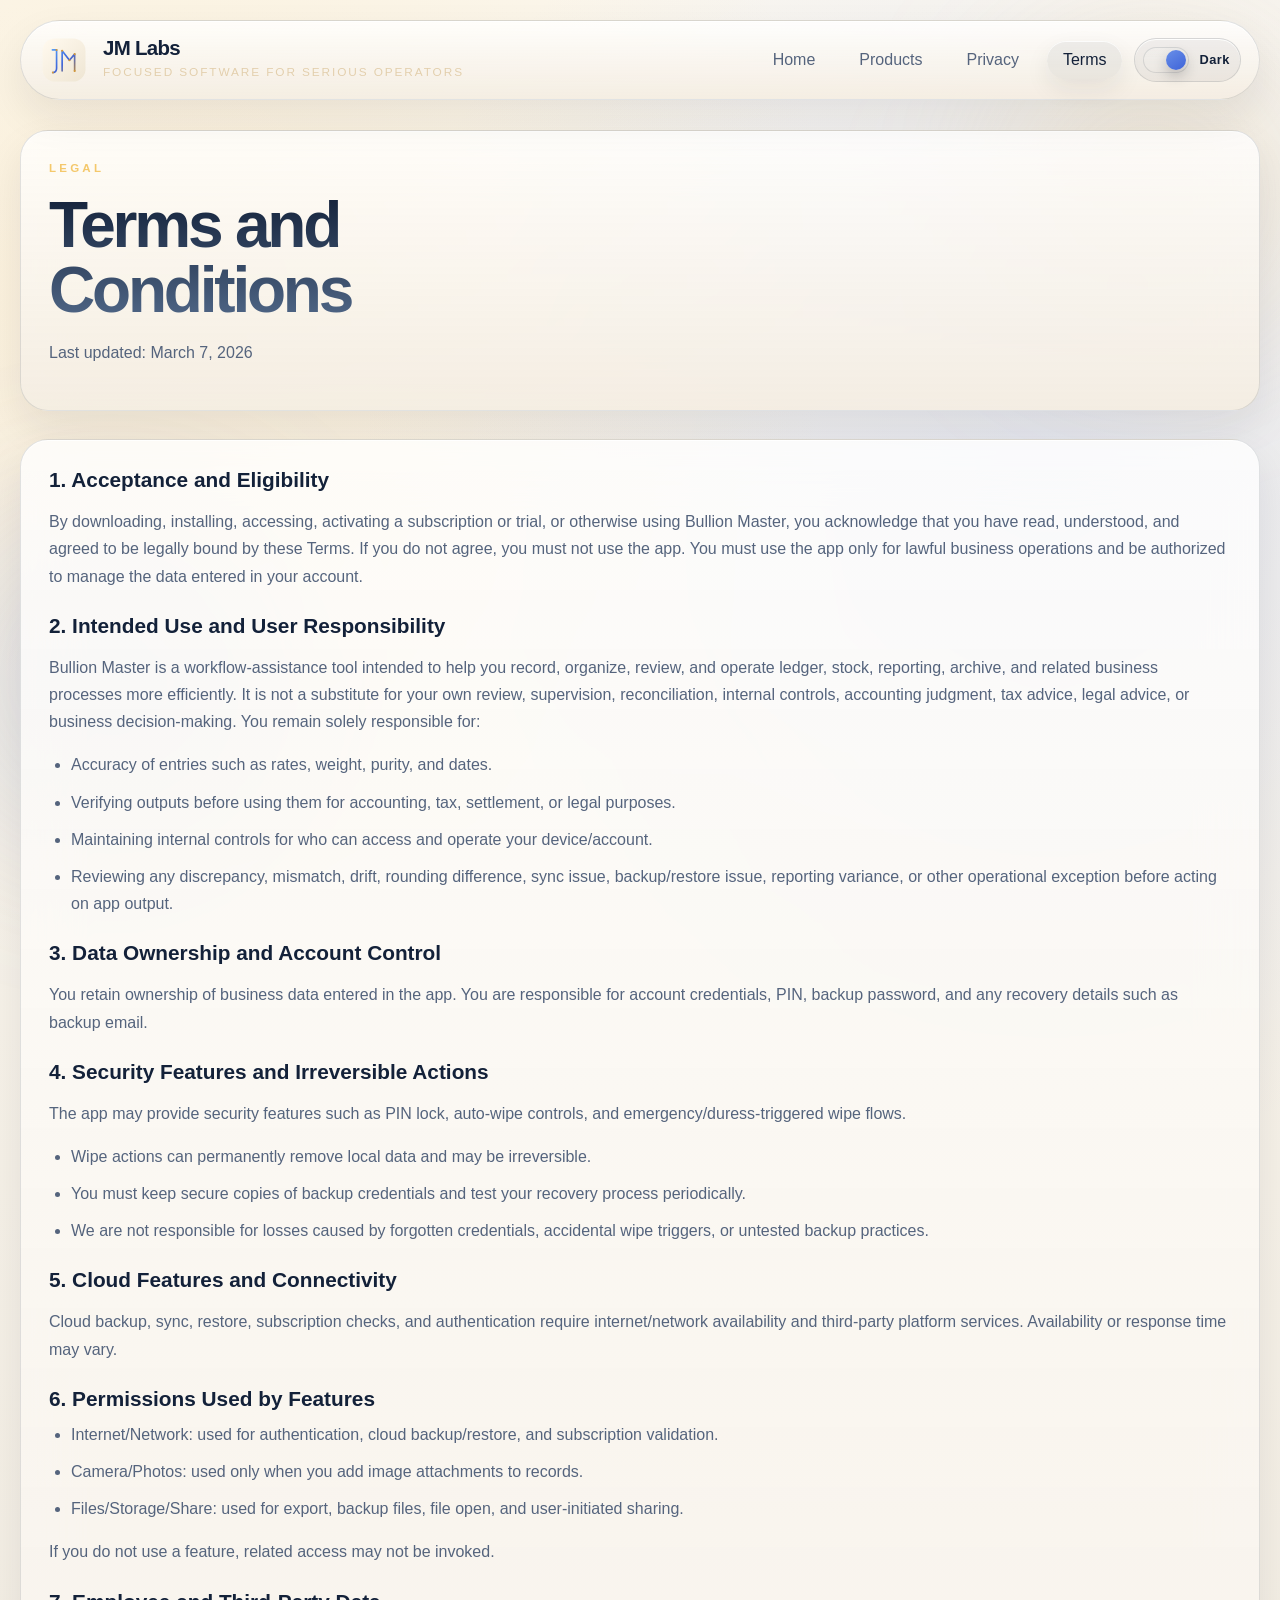
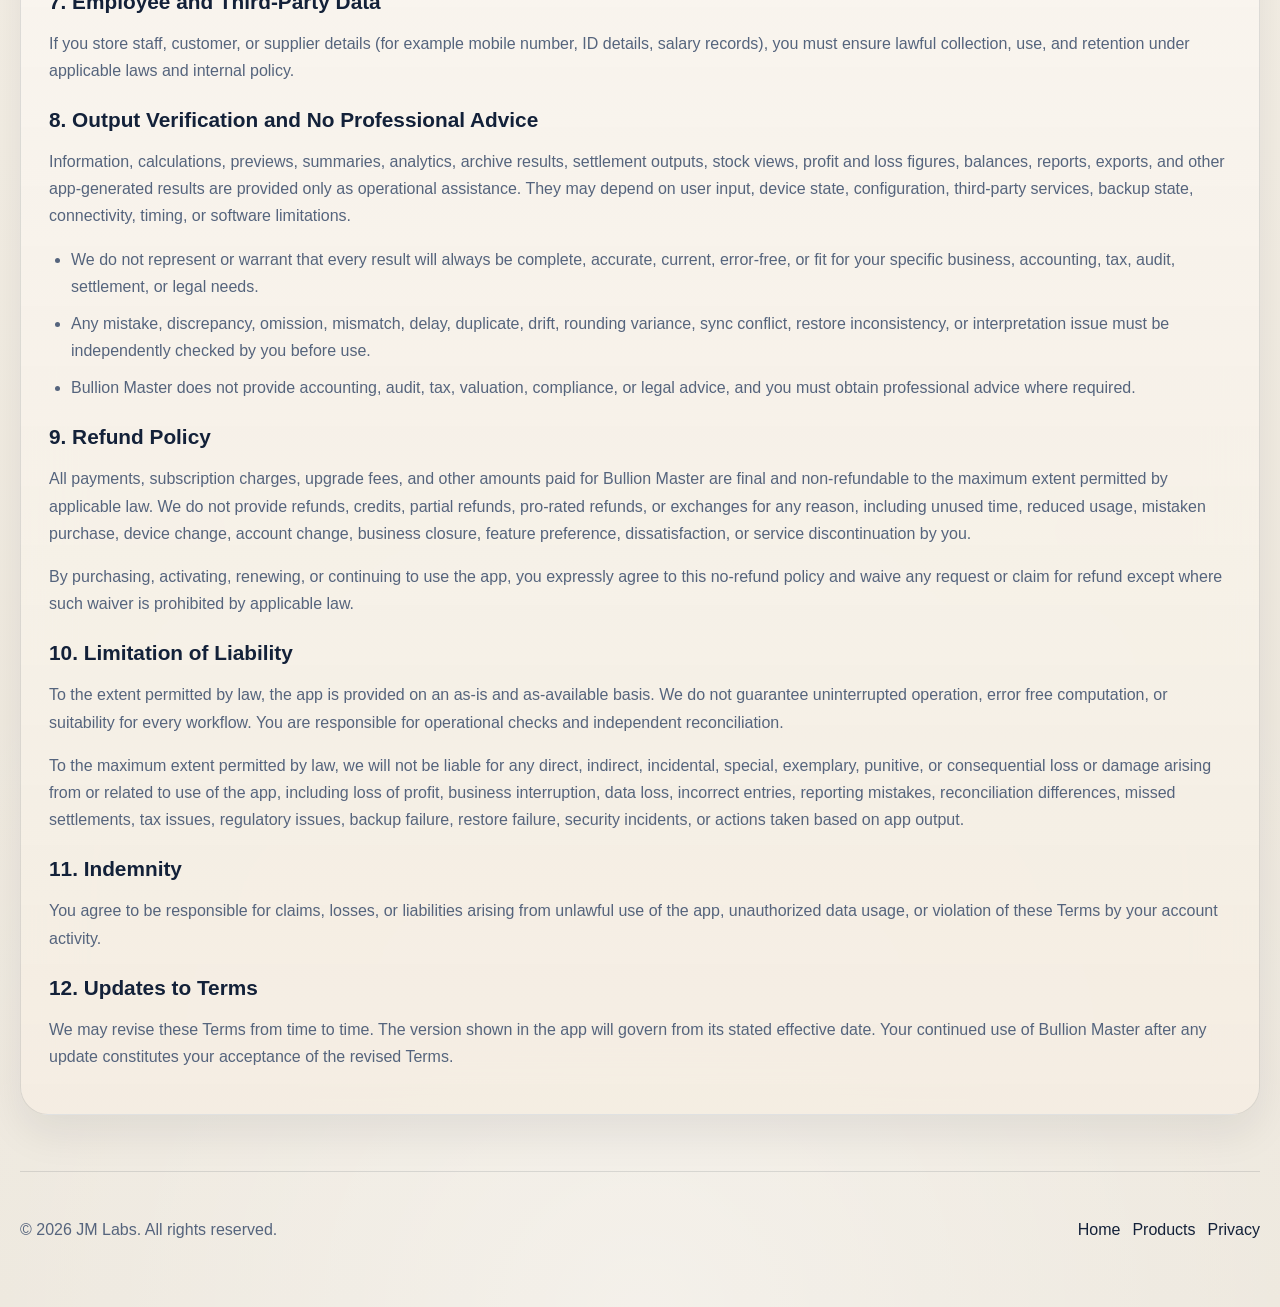
<file: terms-and-conditions.html>
<!DOCTYPE html>
<html lang="en">
  <head>
    <meta charset="UTF-8" />
    <meta name="viewport" content="width=device-width, initial-scale=1.0" />
    <title>JM Labs | Terms and Conditions</title>
    <meta
      name="description"
      content="Read the JM Labs terms and conditions for website visitors and product users, including Bullion Master."
    />
    <script>
      (() => {
        try {
          const savedTheme = localStorage.getItem("jmlabs-theme");
          const systemTheme = window.matchMedia("(prefers-color-scheme: light)").matches ? "light" : "dark";
          document.documentElement.dataset.theme = savedTheme || systemTheme;
        } catch {
          document.documentElement.dataset.theme = "dark";
        }
      })();
    </script>
    <link rel="icon" type="image/svg+xml" href="./assets/jm-labs-icon-final-DKYKXezw.svg" />
    <script type="module" crossorigin src="./assets/script-ZB11gJX_.js"></script>
    <link rel="stylesheet" crossorigin href="./assets/script-B5YEWej2.css">
  </head>
  <body data-page="terms">
    <div class="site-chrome">
      <header class="site-header">
        <a class="brand-mark" href="./index.html" aria-label="JM Labs home">
          <img class="brand-icon" src="data:image/svg+xml,%3csvg%20width='1024'%20height='1024'%20viewBox='0%200%201024%201024'%20xmlns='http://www.w3.org/2000/svg'%20fill='none'%3e%3cdefs%3e%3clinearGradient%20id='bgFinalLocal'%20x1='94'%20y1='88'%20x2='930'%20y2='928'%20gradientUnits='userSpaceOnUse'%3e%3cstop%20stop-color='%231A2234'/%3e%3cstop%20offset='1'%20stop-color='%230C1018'/%3e%3c/linearGradient%3e%3clinearGradient%20id='meshFinalLocal'%20x1='236'%20y1='230'%20x2='776'%20y2='794'%20gradientUnits='userSpaceOnUse'%3e%3cstop%20stop-color='%2391D3FF'/%3e%3cstop%20offset='0.56'%20stop-color='%235A7DE0'/%3e%3cstop%20offset='1'%20stop-color='%23F0BC62'/%3e%3c/linearGradient%3e%3c/defs%3e%3crect%20x='72'%20y='72'%20width='880'%20height='880'%20rx='252'%20fill='url(%23bgFinalLocal)'/%3e%3ccircle%20cx='512'%20cy='512'%20r='308'%20stroke='%23FFFFFF'%20stroke-opacity='0.06'%20stroke-width='2'/%3e%3cg%20stroke='url(%23meshFinalLocal)'%20stroke-width='34'%20stroke-linecap='round'%20stroke-linejoin='round'%3e%3cpath%20d='M274%20306H360V682C360%20734%20334%20770%20284%20770'/%3e%3cpath%20d='M474%20736V324L624%20516L730%20392V736'/%3e%3c/g%3e%3cg%20fill='%23F3C66D'%3e%3ccircle%20cx='360'%20cy='306'%20r='21'/%3e%3ccircle%20cx='284'%20cy='770'%20r='21'/%3e%3ccircle%20cx='474'%20cy='324'%20r='21'/%3e%3ccircle%20cx='624'%20cy='516'%20r='21'/%3e%3ccircle%20cx='730'%20cy='392'%20r='21'/%3e%3ccircle%20cx='730'%20cy='736'%20r='21'/%3e%3c/g%3e%3c/svg%3e" alt="JM Labs logo" />
          <span class="brand-lockup">
            <span class="brand-wordmark">JM Labs</span>
            <span class="brand-caption">Focused software for serious operators</span>
          </span>
        </a>

        <div class="header-controls">
          <nav class="site-nav" id="site-nav">
            <a href="./index.html">Home</a>
            <a href="./product-details.html">Products</a>
            <a href="./privacy-policy.html">Privacy</a>
            <a class="is-active" href="./terms-and-conditions.html">Terms</a>
          </nav>

          <button class="theme-toggle" type="button" data-theme-toggle aria-pressed="false">
            <span class="theme-toggle-track" aria-hidden="true">
              <span class="theme-toggle-thumb"></span>
            </span>
            <span class="theme-toggle-label">Light</span>
          </button>

          <button class="menu-toggle" type="button" aria-expanded="false" aria-controls="site-nav">
            Menu
          </button>
        </div>
      </header>

      <main class="content-page legal-page">
        <section class="page-hero reveal">
          <p class="eyebrow">Legal</p>
          <h1>Terms and Conditions</h1>
          <p class="page-intro">Last updated: March 7, 2026</p>
        </section>

        <section class="legal-card reveal">
          <h2>1. Acceptance and Eligibility</h2>
          <p>
            By downloading, installing, accessing, activating a subscription or
            trial, or otherwise using Bullion Master, you acknowledge that you
            have read, understood, and agreed to be legally bound by these Terms.
            If you do not agree, you must not use the app. You must use the app
            only for lawful business operations and be authorized to manage the
            data entered in your account.
          </p>

          <h2>2. Intended Use and User Responsibility</h2>
          <p>
            Bullion Master is a workflow-assistance tool intended to help you
            record, organize, review, and operate ledger, stock, reporting,
            archive, and related business processes more efficiently. It is not a
            substitute for your own review, supervision, reconciliation, internal
            controls, accounting judgment, tax advice, legal advice, or business
            decision-making. You remain solely responsible for:
          </p>
          <ul class="detail-list">
            <li>Accuracy of entries such as rates, weight, purity, and dates.</li>
            <li>
              Verifying outputs before using them for accounting, tax, settlement,
              or legal purposes.
            </li>
            <li>
              Maintaining internal controls for who can access and operate your
              device/account.
            </li>
            <li>
              Reviewing any discrepancy, mismatch, drift, rounding difference,
              sync issue, backup/restore issue, reporting variance, or other
              operational exception before acting on app output.
            </li>
          </ul>

          <h2>3. Data Ownership and Account Control</h2>
          <p>
            You retain ownership of business data entered in the app. You are
            responsible for account credentials, PIN, backup password, and any
            recovery details such as backup email.
          </p>

          <h2>4. Security Features and Irreversible Actions</h2>
          <p>
            The app may provide security features such as PIN lock, auto-wipe
            controls, and emergency/duress-triggered wipe flows.
          </p>
          <ul class="detail-list">
            <li>
              Wipe actions can permanently remove local data and may be
              irreversible.
            </li>
            <li>
              You must keep secure copies of backup credentials and test your
              recovery process periodically.
            </li>
            <li>
              We are not responsible for losses caused by forgotten credentials,
              accidental wipe triggers, or untested backup practices.
            </li>
          </ul>

          <h2>5. Cloud Features and Connectivity</h2>
          <p>
            Cloud backup, sync, restore, subscription checks, and authentication
            require internet/network availability and third-party platform
            services. Availability or response time may vary.
          </p>

          <h2>6. Permissions Used by Features</h2>
          <ul class="detail-list">
            <li>
              Internet/Network: used for authentication, cloud backup/restore,
              and subscription validation.
            </li>
            <li>
              Camera/Photos: used only when you add image attachments to records.
            </li>
            <li>
              Files/Storage/Share: used for export, backup files, file open, and
              user-initiated sharing.
            </li>
          </ul>
          <p>
            If you do not use a feature, related access may not be invoked.
          </p>

          <h2>7. Employee and Third-Party Data</h2>
          <p>
            If you store staff, customer, or supplier details (for example mobile
            number, ID details, salary records), you must ensure lawful
            collection, use, and retention under applicable laws and internal
            policy.
          </p>

          <h2>8. Output Verification and No Professional Advice</h2>
          <p>
            Information, calculations, previews, summaries, analytics, archive
            results, settlement outputs, stock views, profit and loss figures,
            balances, reports, exports, and other app-generated results are
            provided only as operational assistance. They may depend on user
            input, device state, configuration, third-party services, backup
            state, connectivity, timing, or software limitations.
          </p>
          <ul class="detail-list">
            <li>
              We do not represent or warrant that every result will always be
              complete, accurate, current, error-free, or fit for your specific
              business, accounting, tax, audit, settlement, or legal needs.
            </li>
            <li>
              Any mistake, discrepancy, omission, mismatch, delay, duplicate,
              drift, rounding variance, sync conflict, restore inconsistency, or
              interpretation issue must be independently checked by you before use.
            </li>
            <li>
              Bullion Master does not provide accounting, audit, tax, valuation,
              compliance, or legal advice, and you must obtain professional advice
              where required.
            </li>
          </ul>

          <h2>9. Refund Policy</h2>
          <p>
            All payments, subscription charges, upgrade fees, and other amounts
            paid for Bullion Master are final and non-refundable to the maximum
            extent permitted by applicable law. We do not provide refunds,
            credits, partial refunds, pro-rated refunds, or exchanges for any
            reason, including unused time, reduced usage, mistaken purchase,
            device change, account change, business closure, feature preference,
            dissatisfaction, or service discontinuation by you.
          </p>
          <p>
            By purchasing, activating, renewing, or continuing to use the app,
            you expressly agree to this no-refund policy and waive any request or
            claim for refund except where such waiver is prohibited by applicable
            law.
          </p>

          <h2>10. Limitation of Liability</h2>
          <p>
            To the extent permitted by law, the app is provided on an as-is and
            as-available basis. We do not guarantee uninterrupted operation, error
            free computation, or suitability for every workflow. You are
            responsible for operational checks and independent reconciliation.
          </p>
          <p>
            To the maximum extent permitted by law, we will not be liable for any
            direct, indirect, incidental, special, exemplary, punitive, or
            consequential loss or damage arising from or related to use of the
            app, including loss of profit, business interruption, data loss,
            incorrect entries, reporting mistakes, reconciliation differences,
            missed settlements, tax issues, regulatory issues, backup failure,
            restore failure, security incidents, or actions taken based on app
            output.
          </p>

          <h2>11. Indemnity</h2>
          <p>
            You agree to be responsible for claims, losses, or liabilities arising
            from unlawful use of the app, unauthorized data usage, or violation of
            these Terms by your account activity.
          </p>

          <h2>12. Updates to Terms</h2>
          <p>
            We may revise these Terms from time to time. The version shown in the
            app will govern from its stated effective date. Your continued use of
            Bullion Master after any update constitutes your acceptance of the
            revised Terms.
          </p>
        </section>
      </main>

      <footer class="site-footer">
        <p>&copy; <span data-current-year></span> JM Labs. All rights reserved.</p>
        <div class="footer-links">
          <a href="./index.html">Home</a>
          <a href="./product-details.html">Products</a>
          <a href="./privacy-policy.html">Privacy</a>
        </div>
      </footer>
    </div>
  </body>
</html>
</file>
<file: assets/script-B5YEWej2.css>
:root{color-scheme:dark;--font-sans: "Avenir Next", "SF Pro Display", "Segoe UI Variable", "Segoe UI", "Helvetica Neue", sans-serif;--cream-50: #fbf6ee;--cream-100: #f4ead9;--cream-200: #e8d4b0;--sand-50: #f8f2e8;--sand-100: #f1e5d3;--sand-200: #e3cfad;--sand-300: #cfb380;--sand-400: #b4894c;--sand-500: #9b6a2f;--ink-950: #0e1016;--ink-900: #131825;--ink-850: #182032;--ink-800: #1e293d;--ink-700: #30415f;--ink-600: #4c5d7d;--mist-300: #d2d8e5;--mist-200: #e5e9f1;--mist-100: #f5f7fb;--copper-400: #c06a3f;--gold-400: #ddb15a;--gold-500: #f4c86b;--glow-a: rgba(255, 210, 128, .24);--glow-b: rgba(124, 157, 255, .2);--surface: rgba(24, 31, 47, .7);--surface-strong: rgba(17, 22, 34, .9);--surface-soft: rgba(255, 255, 255, .07);--line: rgba(255, 255, 255, .12);--line-strong: rgba(255, 255, 255, .22);--text-main: var(--mist-100);--text-soft: #b5bfd1;--text-muted: #8d99b0;--success: #7bc28c;--radius-xl: 36px;--radius-lg: 28px;--radius-md: 20px;--radius-sm: 14px;--content-width: 1240px;--shadow-xl: 0 38px 110px rgba(6, 10, 20, .34);--shadow-lg: 0 24px 60px rgba(7, 10, 18, .24);--shadow-soft: inset 0 1px 0 rgba(255, 255, 255, .14), 0 20px 45px rgba(5, 9, 18, .22);--body-bg-top: #151a28;--body-bg-bottom: #0d111a;--body-glow-c: rgba(255, 240, 214, .06);--panel-base-top: rgba(28, 35, 52, .82);--panel-base-bottom: rgba(15, 20, 32, .9);--header-top: rgba(24, 30, 45, .86);--header-bottom: rgba(18, 23, 36, .82);--panel-highlight-top: rgba(33, 42, 62, .96);--panel-highlight-bottom: rgba(15, 20, 31, .94);--panel-accent-top: rgba(44, 34, 18, .34);--panel-accent-bottom: rgba(22, 30, 46, .94);--panel-feature-top: rgba(31, 41, 60, .96);--panel-feature-bottom: rgba(14, 19, 31, .96);--panel-strong-top: rgba(28, 35, 51, .9);--panel-strong-bottom: rgba(13, 18, 29, .92);--panel-warm-top: rgba(31, 40, 58, .96);--panel-warm-bottom: rgba(13, 18, 28, .94);--panel-cta-top: rgba(52, 39, 18, .34);--panel-cta-bottom: rgba(16, 22, 34, .96);--chip-bg: rgba(255, 255, 255, .08);--chip-text: var(--mist-200);--chip-shadow: inset 0 1px 0 rgba(255, 255, 255, .12);--nav-active-bg: rgba(255, 255, 255, .1);--nav-active-shadow: inset 0 1px 0 rgba(255, 255, 255, .18), 0 10px 18px rgba(5, 8, 16, .14);--button-primary-top: #f6deb0;--button-primary-bottom: #f2c76e;--button-primary-text: #1b150a;--button-primary-shadow: inset 0 1px 0 rgba(255, 255, 255, .36), 0 16px 32px rgba(230, 177, 67, .22);--button-secondary-bg: rgba(255, 255, 255, .07);--button-secondary-shadow: inset 0 1px 0 rgba(255, 255, 255, .12);--heading-top: #f7f9ff;--heading-bottom: #d9e3ff;--accent-link: var(--gold-500)}:root[data-theme=light]{color-scheme:light;--surface: rgba(255, 255, 255, .8);--surface-strong: rgba(244, 237, 226, .96);--surface-soft: rgba(19, 33, 52, .04);--line: rgba(21, 33, 52, .12);--line-strong: rgba(21, 33, 52, .18);--text-main: #132139;--text-soft: #55647d;--text-muted: #8390a5;--body-bg-top: #fbf7ef;--body-bg-bottom: #ece6db;--glow-a: rgba(240, 192, 95, .14);--glow-b: rgba(90, 125, 224, .14);--body-glow-c: rgba(255, 255, 255, .42);--shadow-xl: 0 38px 110px rgba(23, 30, 43, .16);--shadow-lg: 0 24px 60px rgba(23, 30, 43, .1);--shadow-soft: inset 0 1px 0 rgba(255, 255, 255, .88), 0 18px 40px rgba(20, 28, 40, .08);--panel-base-top: rgba(255, 255, 255, .8);--panel-base-bottom: rgba(244, 237, 226, .95);--header-top: rgba(255, 255, 255, .84);--header-bottom: rgba(244, 237, 226, .95);--panel-highlight-top: rgba(255, 255, 255, .92);--panel-highlight-bottom: rgba(243, 236, 224, .97);--panel-accent-top: rgba(251, 245, 232, .96);--panel-accent-bottom: rgba(241, 235, 224, .98);--panel-feature-top: rgba(255, 255, 255, .92);--panel-feature-bottom: rgba(240, 234, 223, .97);--panel-strong-top: rgba(255, 255, 255, .88);--panel-strong-bottom: rgba(241, 235, 224, .96);--panel-warm-top: rgba(255, 252, 246, .96);--panel-warm-bottom: rgba(241, 235, 224, .98);--panel-cta-top: rgba(251, 244, 231, .96);--panel-cta-bottom: rgba(239, 233, 223, .98);--chip-bg: rgba(21, 33, 52, .04);--chip-text: #334867;--chip-shadow: inset 0 1px 0 rgba(255, 255, 255, .72);--nav-active-bg: rgba(21, 33, 52, .06);--nav-active-shadow: inset 0 1px 0 rgba(255, 255, 255, .8), 0 10px 24px rgba(20, 28, 40, .08);--button-primary-top: #698fe8;--button-primary-bottom: #3e63d8;--button-primary-text: #f8fbff;--button-primary-shadow: inset 0 1px 0 rgba(255, 255, 255, .24), 0 16px 34px rgba(62, 99, 216, .2);--button-secondary-bg: rgba(21, 33, 52, .05);--button-secondary-shadow: inset 0 1px 0 rgba(255, 255, 255, .9);--heading-top: #132139;--heading-bottom: #516888;--accent-link: #3e63d8}*{box-sizing:border-box}html{scroll-behavior:smooth}body{margin:0;min-height:100vh;font-family:var(--font-sans);color:var(--text-main);background:radial-gradient(circle at 12% 10%,rgba(255,211,124,.18),transparent 24%),radial-gradient(circle at 82% 16%,rgba(130,165,255,.16),transparent 26%),radial-gradient(circle at 50% 100%,var(--body-glow-c),transparent 30%),linear-gradient(180deg,var(--body-bg-top) 0%,var(--body-bg-bottom) 100%);overflow-x:hidden;-webkit-font-smoothing:antialiased;transition:background .22s ease,color .22s ease}body:before,body:after{content:"";position:fixed;inset:auto;border-radius:999px;filter:blur(80px);pointer-events:none;z-index:0}body:before{top:2rem;right:-2rem;width:20rem;height:20rem;background:var(--glow-a)}body:after{bottom:3rem;left:-4rem;width:22rem;height:22rem;background:var(--glow-b)}a{color:inherit;text-decoration:none}img{display:block;max-width:100%}p,li,span{line-height:1.7}p,li{color:var(--text-soft)}h1,h2,h3,strong{margin:0;color:var(--text-main);text-wrap:balance}.site-chrome{position:relative;z-index:1;width:min(calc(100% - 32px),var(--content-width));margin:0 auto;padding:18px 0 36px}.site-header,.hero-section,.info-card,.portfolio-card,.featured-section,.product-hero,.screen-mockup,.video-card,.cta-section,.page-hero,.detail-card,.story-card,.legal-card,.hero-panel-card{background:linear-gradient(180deg,var(--panel-base-top),var(--panel-base-bottom));border:1px solid var(--line);box-shadow:var(--shadow-soft);backdrop-filter:blur(28px) saturate(130%);-webkit-backdrop-filter:blur(28px) saturate(130%);transition:background .22s ease,border-color .22s ease,box-shadow .22s ease,color .22s ease}.site-header{position:sticky;top:20px;z-index:30;display:flex;align-items:center;justify-content:space-between;gap:20px;padding:14px 18px;border-radius:999px;background:linear-gradient(180deg,var(--header-top),var(--header-bottom))}.brand-mark{display:inline-flex;align-items:center;gap:14px;min-width:0}.header-controls{display:flex;align-items:center;gap:12px;margin-left:auto;position:relative}.brand-icon{width:50px;height:50px;display:block;flex:0 0 auto}.brand-lockup{display:flex;flex-direction:column;min-width:0}.brand-wordmark{font-family:var(--font-sans);font-size:1.28rem;line-height:1;letter-spacing:-.035em;font-weight:650}.brand-caption{margin-top:4px;font-size:.74rem;letter-spacing:.16em;text-transform:uppercase;color:var(--sand-200)}.site-nav,.hero-badges,.hero-badges-compact,.hero-actions,.cta-actions,.footer-links{display:flex;flex-wrap:wrap;gap:12px}.site-nav{align-items:center}.site-nav a{padding:10px 16px;border-radius:999px;color:var(--text-soft);transition:.18s ease}.site-nav a:hover,.site-nav a.is-active{color:var(--text-main);background:var(--nav-active-bg);box-shadow:var(--nav-active-shadow)}.theme-toggle{display:inline-flex;align-items:center;gap:10px;min-height:44px;padding:6px 10px 6px 8px;border:1px solid var(--line);border-radius:999px;background:var(--button-secondary-bg);color:var(--text-main);box-shadow:var(--button-secondary-shadow);cursor:pointer;transition:background .18s ease,border-color .18s ease,box-shadow .18s ease,transform .18s ease}.theme-toggle:hover{transform:translateY(-1px)}.theme-toggle-track{position:relative;width:46px;height:26px;border-radius:999px;background:linear-gradient(180deg,#ffffff24,#ffffff0d);border:1px solid var(--line)}.theme-toggle-thumb{position:absolute;top:2px;left:2px;width:20px;height:20px;border-radius:999px;background:linear-gradient(145deg,var(--button-primary-top),var(--button-primary-bottom));box-shadow:0 6px 14px #0f141f3d;transition:transform .22s ease,background .22s ease}:root[data-theme=light] .theme-toggle-thumb{transform:translate(20px)}.theme-toggle-label{font-size:.8rem;font-weight:800;letter-spacing:.04em}.menu-toggle{display:none;border:1px solid var(--line);border-radius:12px;padding:8px 12px;background:#ffffff0f;color:var(--text-main);font-weight:700;cursor:pointer}.reveal{opacity:0;transform:translateY(24px);transition:opacity .7s ease,transform .7s ease}.reveal.active{opacity:1;transform:translateY(0)}.hero-section{margin-top:22px;padding:34px;border-radius:var(--radius-xl);display:grid;grid-template-columns:minmax(0,1.1fr) minmax(300px,.9fr);gap:22px;position:relative;overflow:hidden}.hero-section:before{content:"";position:absolute;top:0;right:0;bottom:0;left:0;background:linear-gradient(135deg,rgba(255,255,255,.06),transparent 42%),radial-gradient(circle at 72% 22%,rgba(255,213,127,.14),transparent 24%);pointer-events:none}.hero-copy,.hero-panel{position:relative;z-index:1}.eyebrow{margin:0 0 14px;text-transform:uppercase;letter-spacing:.28em;font-size:.72rem;font-weight:800;color:var(--gold-500)}.hero-copy h1,.page-hero h1{font-family:var(--font-sans);font-size:clamp(2.4rem,5vw,4.2rem);line-height:1.02;letter-spacing:-.05em;font-weight:750;max-width:13ch;background:linear-gradient(180deg,var(--heading-top),var(--heading-bottom));-webkit-background-clip:text;background-clip:text;color:transparent}.hero-text,.page-intro,.section-copy{max-width:60ch;margin-top:16px;font-size:1rem}.hero-badges{margin-top:22px}.hero-badges span,.hero-badges-compact span,.status-chip{padding:9px 14px;border-radius:999px;background:var(--chip-bg);border:1px solid var(--line);color:var(--chip-text);font-size:.82rem;font-weight:700;box-shadow:var(--chip-shadow)}.hero-actions{margin-top:24px}.button{display:inline-flex;align-items:center;justify-content:center;min-height:48px;padding:11px 22px;border-radius:999px;font-weight:800;transition:transform .18s ease,box-shadow .18s ease,background .18s ease}.button:hover{transform:translateY(-2px)}.button-primary{color:var(--button-primary-text);background:linear-gradient(145deg,var(--button-primary-top),var(--button-primary-bottom));box-shadow:var(--button-primary-shadow)}.button-secondary{color:var(--text-main);background:var(--button-secondary-bg);border:1px solid var(--line);box-shadow:var(--button-secondary-shadow)}.hero-panel-card,.portfolio-card,.detail-card,.story-card,.legal-card,.info-card,.cta-section,.featured-section,.page-hero{border-radius:var(--radius-lg)}.hero-panel-card{padding:24px;height:100%;background:radial-gradient(circle at top right,rgba(255,212,122,.12),transparent 28%),linear-gradient(180deg,var(--panel-highlight-top),var(--panel-highlight-bottom))}.panel-label,.product-index,.story-step{color:var(--text-muted);text-transform:uppercase;letter-spacing:.18em;font-size:.72rem;font-weight:800}.featured-product-head,.portfolio-brand{display:flex;align-items:center;gap:16px}.featured-product-head{margin-top:16px}.featured-product-head h2,.portfolio-brand h2,.portfolio-brand h3{font-size:1.6rem}.product-logo{width:62px;height:62px;object-fit:contain;border-radius:18px;background:#ffffff0f;border:1px solid var(--line);padding:8px}.signal-list{display:grid;gap:16px;margin-top:26px}.signal-list div{display:grid;grid-template-columns:40px 1fr;gap:12px;align-items:start;padding-top:16px;border-top:1px solid var(--line)}.signal-list strong{color:var(--gold-500);font-size:1.1rem}.section-grid,.portfolio-grid,.detail-grid,.roadmap-grid{display:grid;gap:24px}.intro-grid,.detail-grid{margin-top:42px}.section-grid{grid-template-columns:repeat(2,minmax(0,1fr))}.info-card,.portfolio-card,.detail-card,.story-card,.legal-card,.page-hero,.cta-section{padding:28px}.info-card h2,.section-heading h2,.cta-section h2{font-family:var(--font-sans);letter-spacing:-.04em;font-weight:750}.info-card h2{font-size:2rem;margin-bottom:16px}.accent-card{background:radial-gradient(circle at top right,rgba(255,204,110,.12),transparent 28%),linear-gradient(135deg,var(--panel-accent-top),var(--panel-accent-bottom));border-color:#ddb15a47}.portfolio-section,.screens-section,.roadmap-section{margin-top:64px}.section-heading{margin-bottom:24px;max-width:760px}.section-heading h2{font-size:clamp(1.9rem,3.6vw,2.9rem);max-width:15ch}.portfolio-grid{grid-template-columns:1.4fr 1fr 1fr}.portfolio-card{position:relative;overflow:hidden}.portfolio-card:before,.detail-card:before,.story-card:before{content:"";position:absolute;top:0;right:0;bottom:0;left:0;background:linear-gradient(135deg,rgba(255,255,255,.04),transparent 55%);pointer-events:none}.portfolio-card-featured{background:radial-gradient(circle at top right,rgba(255,210,122,.12),transparent 30%),linear-gradient(180deg,var(--panel-feature-top),var(--panel-feature-bottom))}.portfolio-topline{display:flex;align-items:center;justify-content:space-between;gap:16px}.status-live{background:#7bc28c1f;color:#c8f0d1;border-color:#7bc28c3d}.status-roadmap{background:#ffffff0d}.inline-link{display:inline-block;margin-top:12px;color:var(--accent-link);font-weight:800}.featured-section{margin-top:64px;display:grid;grid-template-columns:minmax(0,1fr) minmax(280px,400px);gap:22px;align-items:center;padding:28px;background:radial-gradient(circle at top right,rgba(255,211,124,.1),transparent 26%),linear-gradient(180deg,var(--panel-base-top),var(--panel-feature-bottom))}.screen-mockup{position:relative;aspect-ratio:9 / 19.5;width:min(100%,318px);padding:10px;border-radius:34px;background:linear-gradient(180deg,#111621fa,#0c1018);overflow:hidden;cursor:zoom-in;margin-inline:auto;box-shadow:inset 0 1px #ffffff14,0 18px 44px #060a123d}.screen-mockup-inner{width:100%;height:100%;border-radius:26px;overflow:hidden;display:flex;align-items:center;justify-content:center;background:#f6f8fc}.screen-mockup-inner img{width:100%;height:100%;object-fit:contain}.screens-grid{display:grid;grid-template-columns:repeat(3,minmax(0,1fr));gap:24px}.screen-mockup-wrapper{display:flex;flex-direction:column;gap:14px;align-items:center}.screen-slider .screen-mockup-inner{position:relative}.screen-slider .slide{position:absolute;top:0;right:0;bottom:0;left:0;opacity:0;transition:opacity .5s ease}.screen-slider .slide.active{opacity:1}.screen-description h3{margin-bottom:6px;font-size:1.18rem;color:var(--sand-100)}.screen-description{max-width:318px}.product-hero{margin-top:24px;padding:28px;border-radius:var(--radius-xl);display:grid;grid-template-columns:minmax(0,1fr) minmax(320px,.9fr);gap:22px;align-items:center}.product-hero-brand{align-items:flex-start}.product-hero-brand h1{margin-bottom:10px}.product-summary-section,.experience-section,.product-proof-section,.video-section{margin-top:64px}.product-summary-section{display:grid;grid-template-columns:1.5fr 1fr 1fr 1fr;gap:22px}.product-summary-card,.experience-card,.proof-card{background:linear-gradient(180deg,var(--panel-strong-top),var(--panel-strong-bottom));border:1px solid rgba(255,255,255,.1);box-shadow:var(--shadow-soft);border-radius:var(--radius-lg)}.product-summary-card{padding:22px}.product-summary-card-lead{background:radial-gradient(circle at top right,rgba(255,208,111,.12),transparent 30%),linear-gradient(180deg,var(--panel-warm-top),var(--panel-warm-bottom))}.product-summary-card h2,.proof-card h2{font-size:clamp(1.8rem,3vw,2.7rem);line-height:1.05;letter-spacing:-.04em;margin-bottom:14px}.product-summary-card h3{margin-bottom:10px;font-size:1.25rem;letter-spacing:-.03em}.summary-kicker,.experience-label{margin:0 0 14px;color:var(--gold-500);text-transform:uppercase;letter-spacing:.18em;font-size:.76rem;font-weight:800}.experience-grid,.proof-grid{display:grid;gap:24px}.experience-grid{grid-template-columns:repeat(3,minmax(0,1fr))}.experience-card{padding:16px;display:flex;flex-direction:column;gap:14px;height:100%}.proof-grid{grid-template-columns:repeat(2,minmax(0,1fr))}.experience-section .section-heading{max-width:760px}.experience-section .section-heading h2{max-width:11ch;font-size:clamp(2.2rem,4.6vw,4.2rem)}.proof-card{padding:24px}.proof-card-highlight{background:radial-gradient(circle at top right,rgba(255,208,111,.12),transparent 28%),linear-gradient(180deg,var(--panel-warm-top),var(--panel-strong-bottom))}.video-grid{display:grid;grid-template-columns:repeat(3,minmax(0,1fr));gap:24px}.video-card{padding:18px;border-radius:var(--radius-lg)}.video-frame{position:relative;aspect-ratio:9 / 16;overflow:hidden;border-radius:28px;background:linear-gradient(180deg,#060a11f5,#0a0e16fa);border:1px solid rgba(255,255,255,.08)}.video-frame-large{min-height:430px;max-width:320px;margin-inline:auto}.video-frame video{width:100%;height:100%;display:block;object-fit:cover}.screen-slider .slide{object-fit:contain;background:#f6f8fc}.page-hero{margin-top:32px}.content-page .page-hero h1{max-width:16ch}.product-page-grid{margin-top:24px}.detail-grid{grid-template-columns:repeat(2,minmax(0,1fr))}.detail-card{position:relative;overflow:hidden;background:linear-gradient(180deg,var(--panel-strong-top),var(--panel-strong-bottom))}.detail-card:after{content:"";position:absolute;left:0;top:0;width:6px;height:100%;background:var(--gold-400)}.detail-card[data-accent=ink]:after{background:#88a5f8}.detail-card[data-accent=copper]:after{background:var(--copper-400)}.detail-list{margin:0;padding-left:22px}.detail-list li{margin-bottom:10px}.roadmap-grid{grid-template-columns:repeat(3,minmax(0,1fr))}.story-card{position:relative}.story-step{display:inline-block;margin-bottom:12px}.story-card h3{margin-bottom:10px;font-size:1.35rem}.cta-section{margin-top:68px;display:flex;align-items:center;justify-content:space-between;gap:24px;background:radial-gradient(circle at top right,rgba(255,209,122,.12),transparent 28%),linear-gradient(135deg,var(--panel-cta-top),var(--panel-cta-bottom))}.cta-section h2{font-size:clamp(1.8rem,3.6vw,2.6rem);max-width:18ch}.legal-page .page-hero{margin-bottom:28px}.legal-card h2{margin-top:24px;margin-bottom:10px;font-size:1.3rem}.legal-card h2:first-child{margin-top:0}.site-footer{margin-top:56px;padding:28px 0 12px;border-top:1px solid var(--line);display:flex;align-items:center;justify-content:space-between;gap:18px}.lightbox{position:fixed;top:0;right:0;bottom:0;left:0;z-index:100;display:none;align-items:center;justify-content:center}.lightbox.active{display:flex}.lightbox-backdrop{position:absolute;top:0;right:0;bottom:0;left:0;background:#04060be0;-webkit-backdrop-filter:blur(10px);backdrop-filter:blur(10px)}.lightbox-content{position:relative;z-index:1;max-width:min(92vw,440px);max-height:90vh}.lightbox-content img,.lightbox-content video{width:100%;max-height:90vh;object-fit:contain;border-radius:26px;box-shadow:var(--shadow-xl)}.lightbox-close{position:absolute;top:24px;right:24px;z-index:1;width:48px;height:48px;border:1px solid var(--line);border-radius:999px;background:#ffffff14;color:#fff;font-size:1.8rem;cursor:pointer}@media (max-width: 1120px){.menu-toggle{display:inline-flex;align-items:center;justify-content:center}.site-nav{display:none;position:absolute;top:calc(100% + 12px);right:0;width:min(320px,calc(100vw - 40px));flex-direction:column;padding:18px;background:linear-gradient(180deg,var(--header-top),var(--header-bottom));border:1px solid var(--line);border-radius:24px;box-shadow:var(--shadow-soft)}.site-nav.is-open{display:flex}.site-nav a{width:100%;text-align:center}.hero-section,.featured-section,.product-hero,.portfolio-grid,.roadmap-grid{grid-template-columns:1fr}.product-summary-section,.experience-grid,.proof-grid,.video-grid,.screens-grid{grid-template-columns:repeat(2,minmax(0,1fr))}}@media (max-width: 820px){.section-grid,.product-summary-section,.detail-grid,.experience-grid,.proof-grid,.video-grid,.screens-grid,.site-footer,.cta-section{grid-template-columns:1fr}.site-footer,.cta-section{display:grid}.hero-section,.featured-section,.product-hero,.info-card,.portfolio-card,.detail-card,.story-card,.legal-card,.page-hero,.cta-section{padding:22px}.hero-copy h1,.page-hero h1{max-width:100%}.video-frame-large{min-height:360px}}@media (max-width: 620px){.site-chrome{width:min(calc(100% - 20px),var(--content-width));padding-top:12px}.site-header{top:12px;border-radius:26px}.brand-caption,.theme-toggle-label{display:none}.hero-copy h1,.page-hero h1{font-size:clamp(2.5rem,12vw,3.6rem)}.video-grid,.screens-grid{grid-template-columns:1fr}}
</file>
